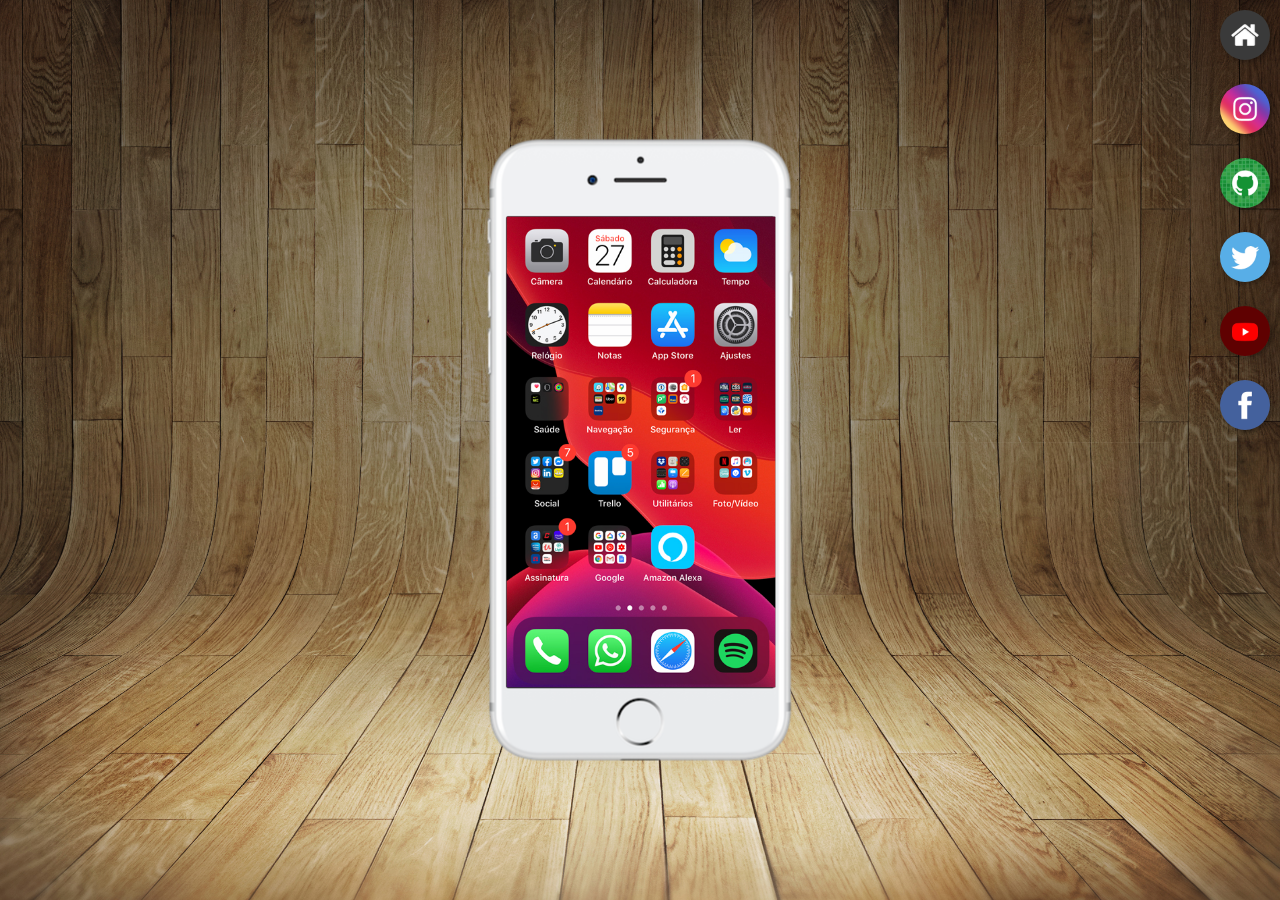
<file: index.html>
<!DOCTYPE html>
<html lang="pt-br">
<head>
    <meta charset="UTF-8">
    <meta name="viewport" content="width=device-width, initial-scale=1.0">
    <title>Projeto Redes Sociais</title>
    <link rel="shortcut icon" href="favicon.ico" type="image/x-icon">
    <link rel="stylesheet" href="estilos/styles.css">
</head>
<body>
    <main>
        <section id="telefone">
            <iframe src="home.html" frameborder="0" id="tela" name="tela">
                Seu navegador não é compatível com isso.
            </iframe>
        </section>
        <section id="redes-sociais">
            <a href="home.html" target="tela"><img src="imagens/logo-home.jpg" alt=""></a><br>
            <a href="insta.html" target="tela"><img src="imagens/logo-instagram.jpg" alt=""></a><br>
            <a href="github.html" target="tela"><img src="imagens/logo-github.jpg" alt=""></a><br>
            <a href="tt.html" target="tela"><img src="imagens/logo-twitter.jpg" alt=""></a><br>
            <a href="youtube.html" target="tela"><img src="imagens/logo-youtube.jpg" alt=""></a><br>
            <a href="face.html" target="tela"><img src="imagens/logo-facebook.jpg" alt=""></a><br>
        </section>
    </main>
</body>
</html>
</file>
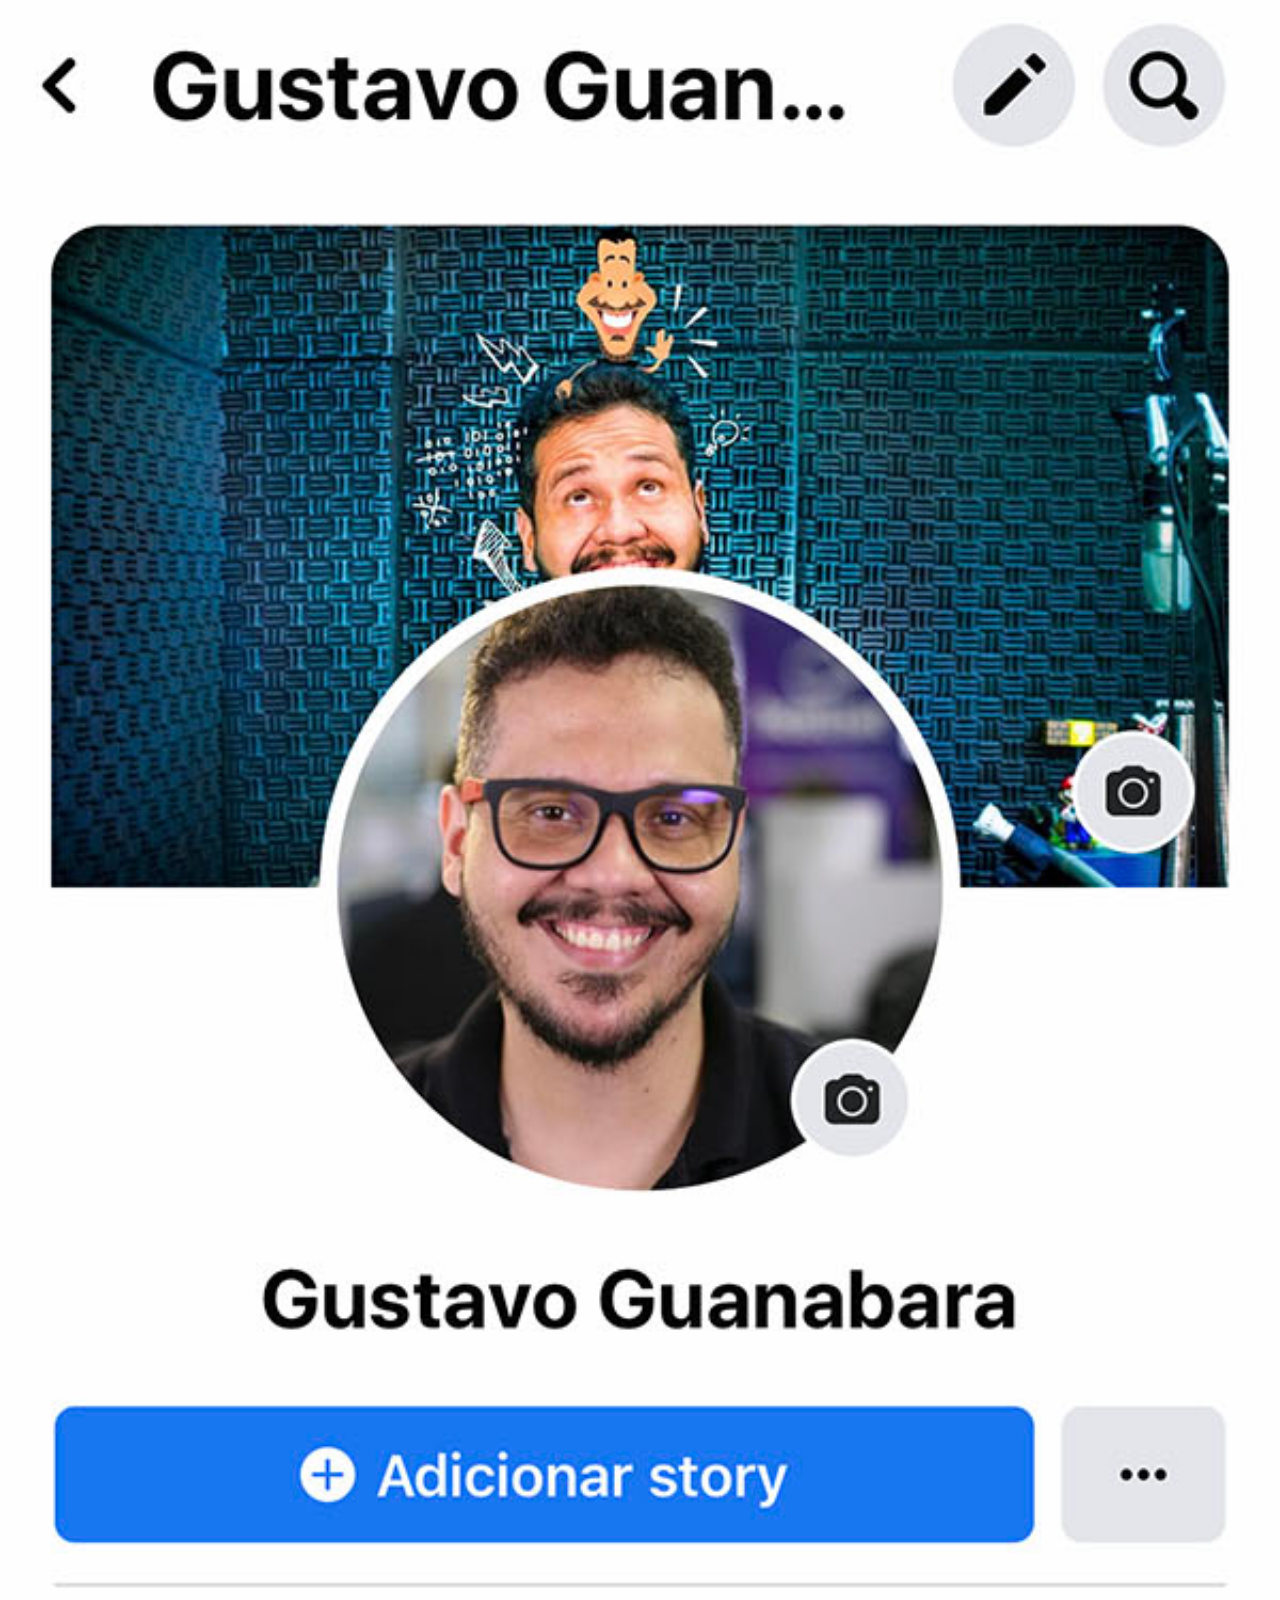
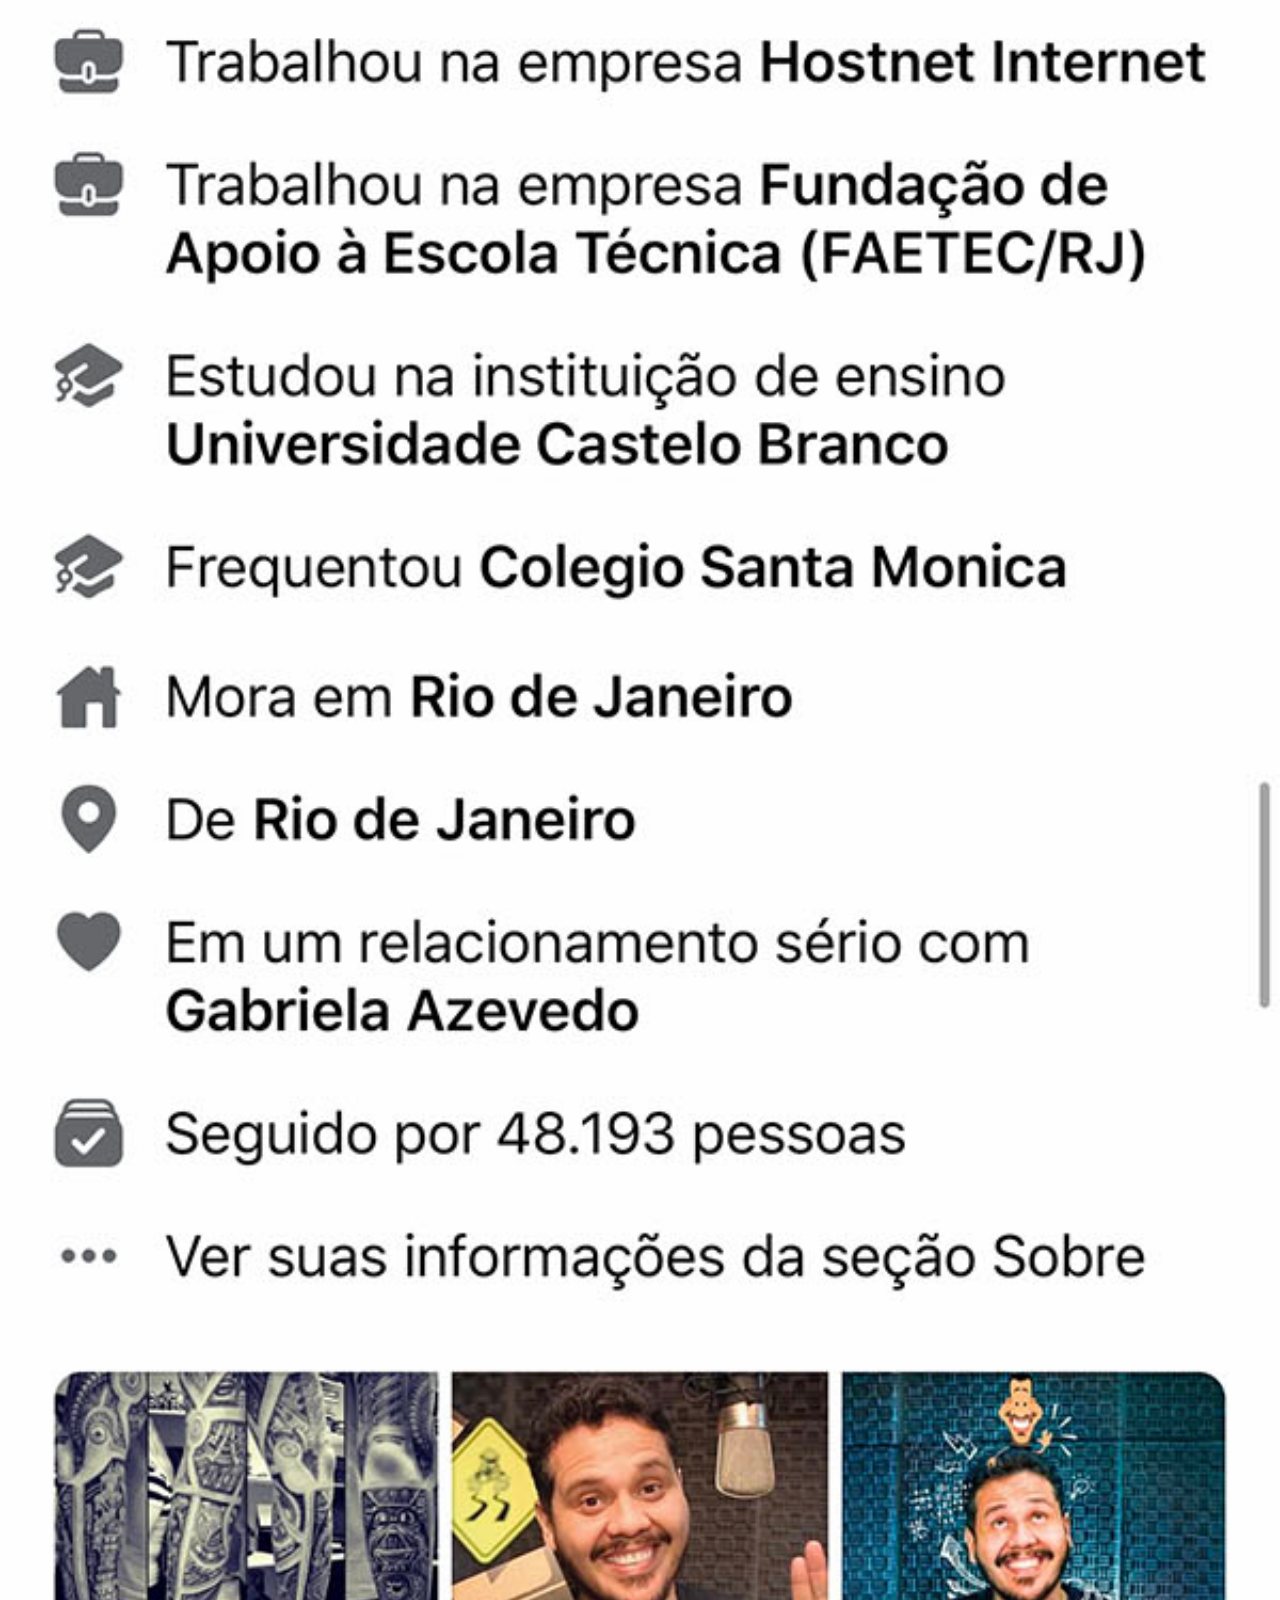
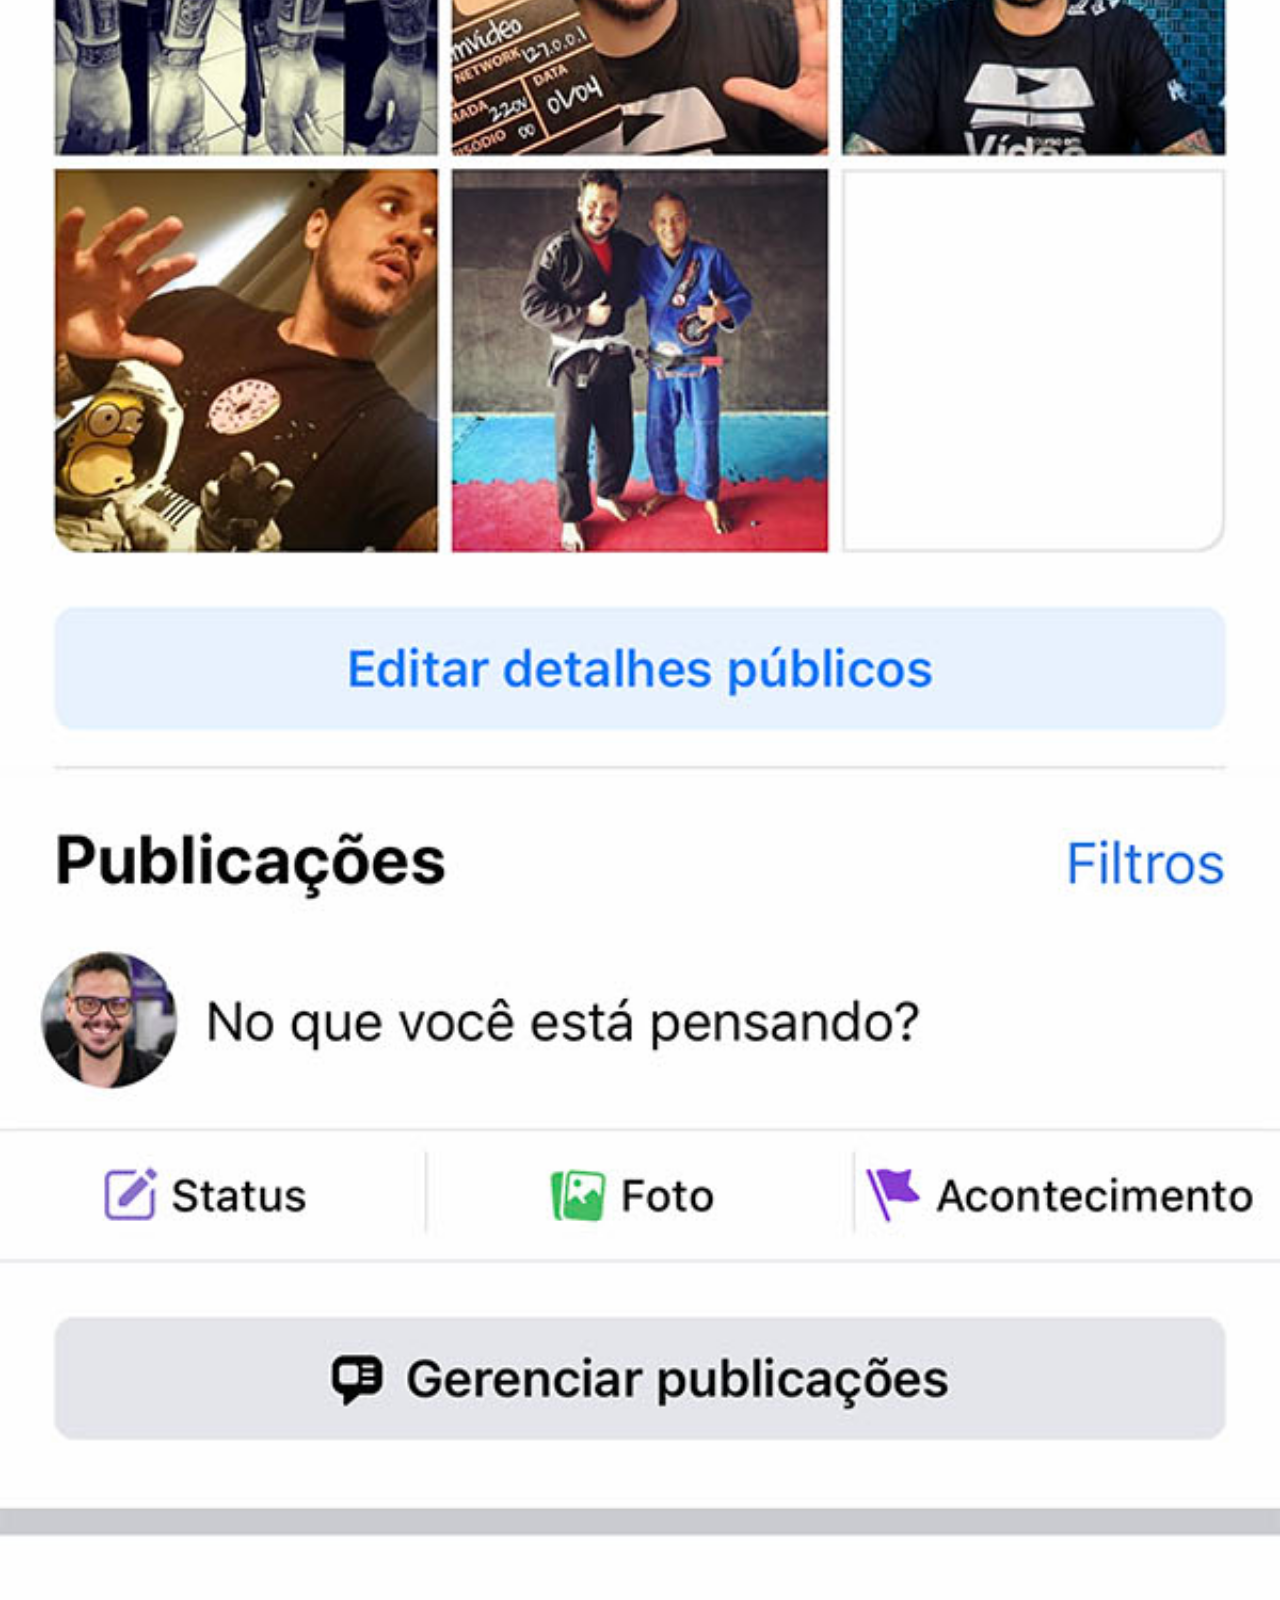
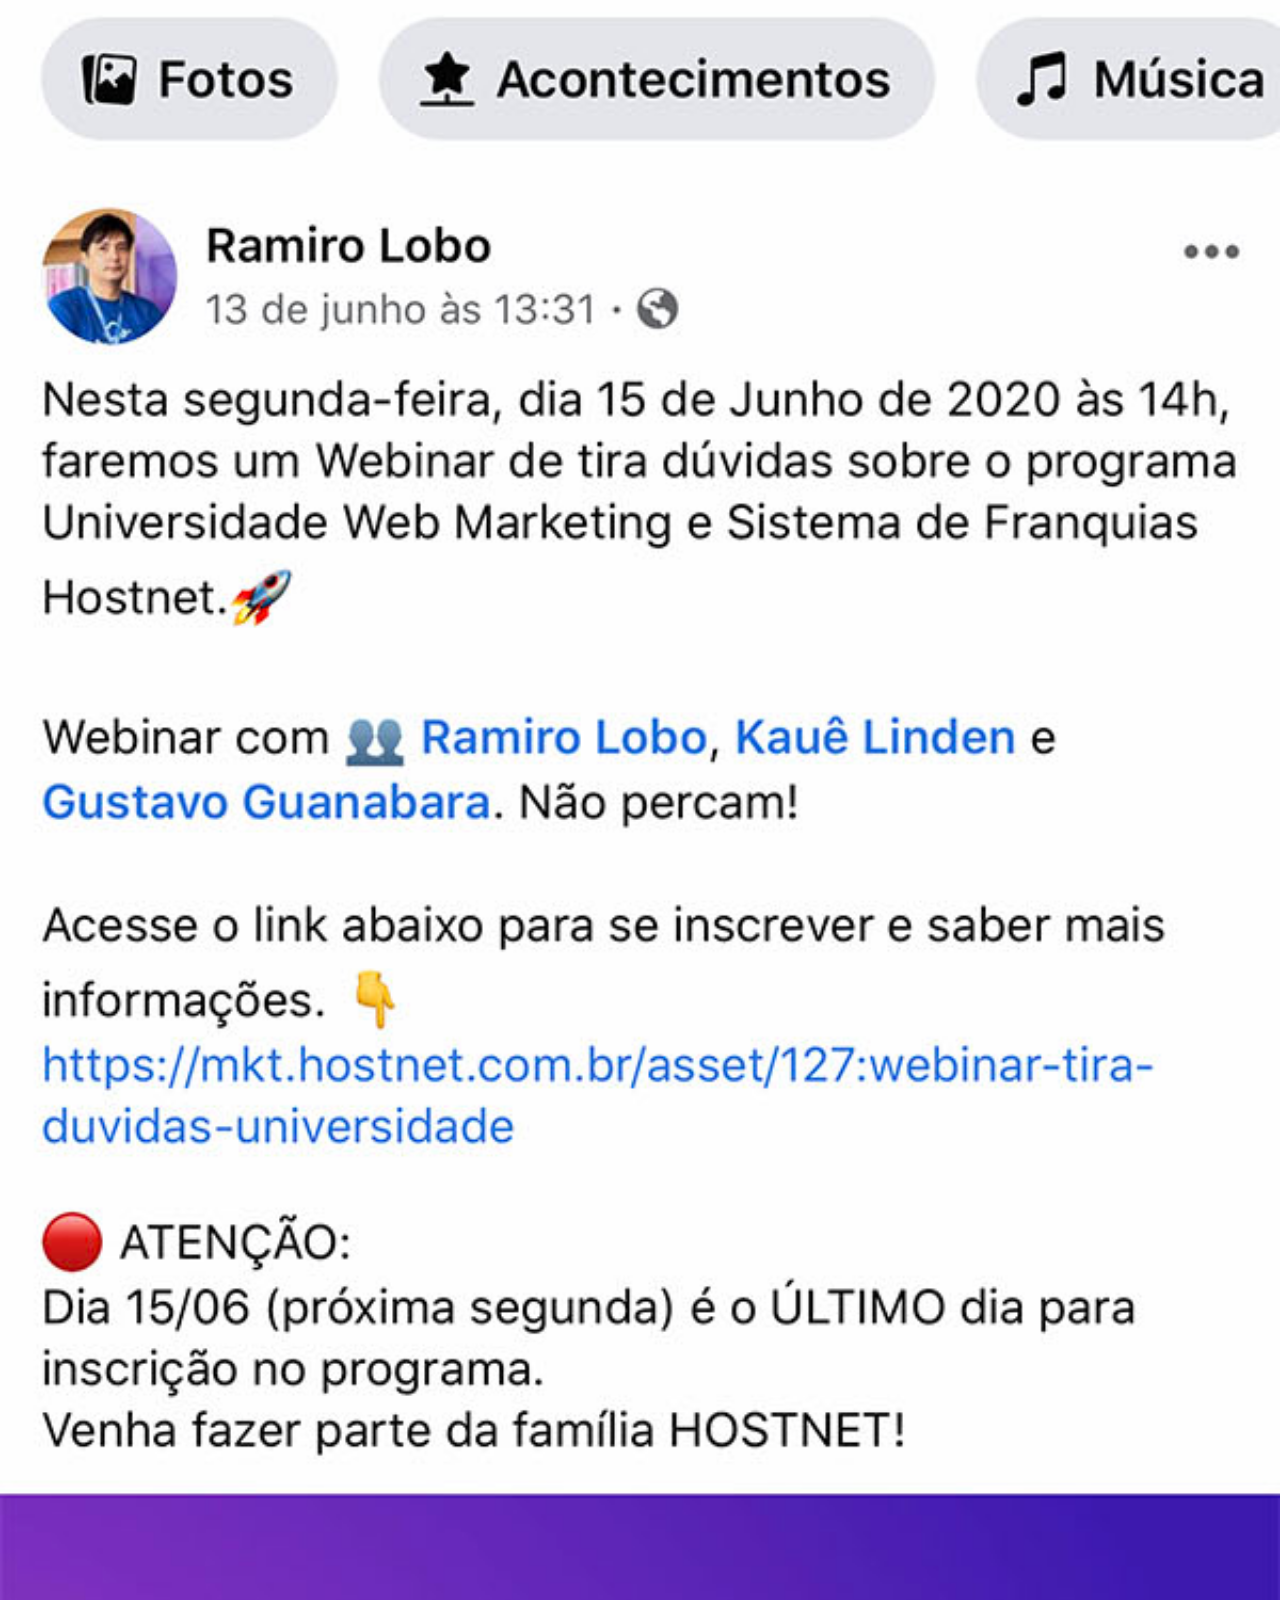
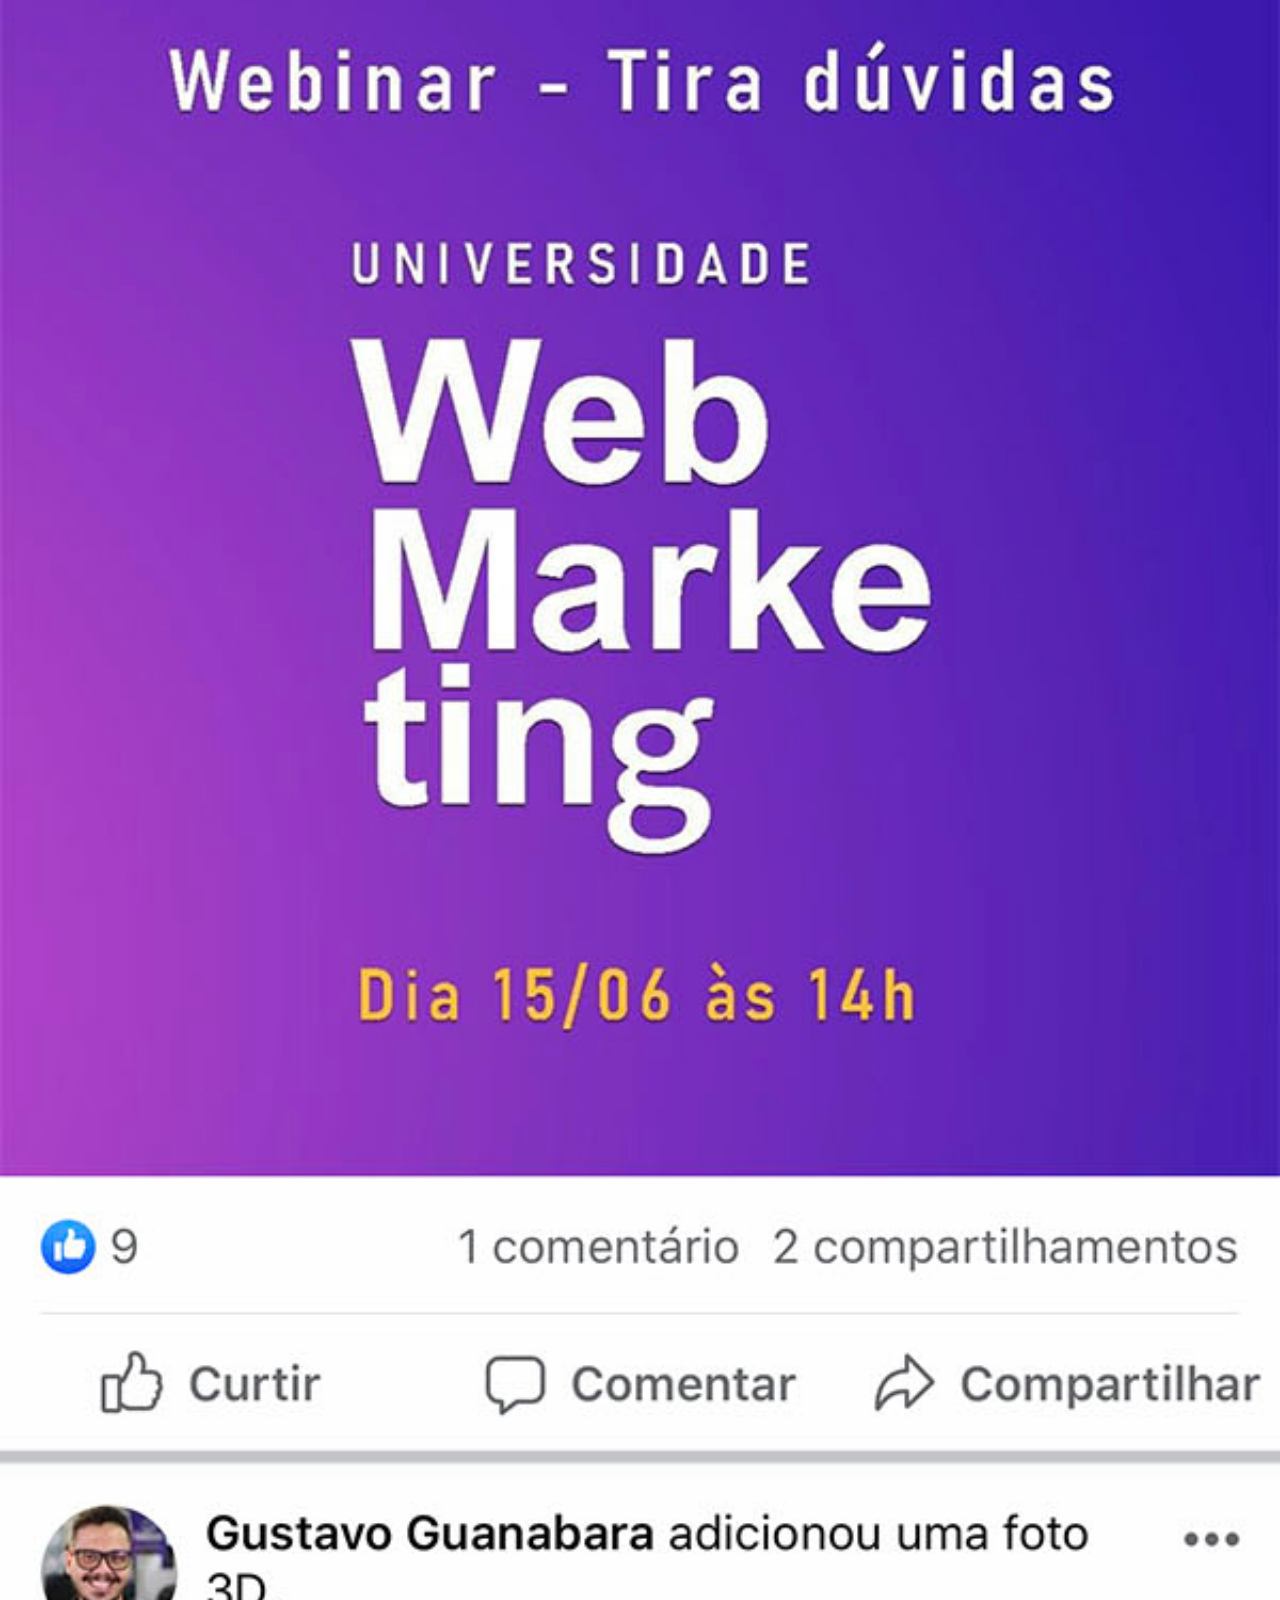
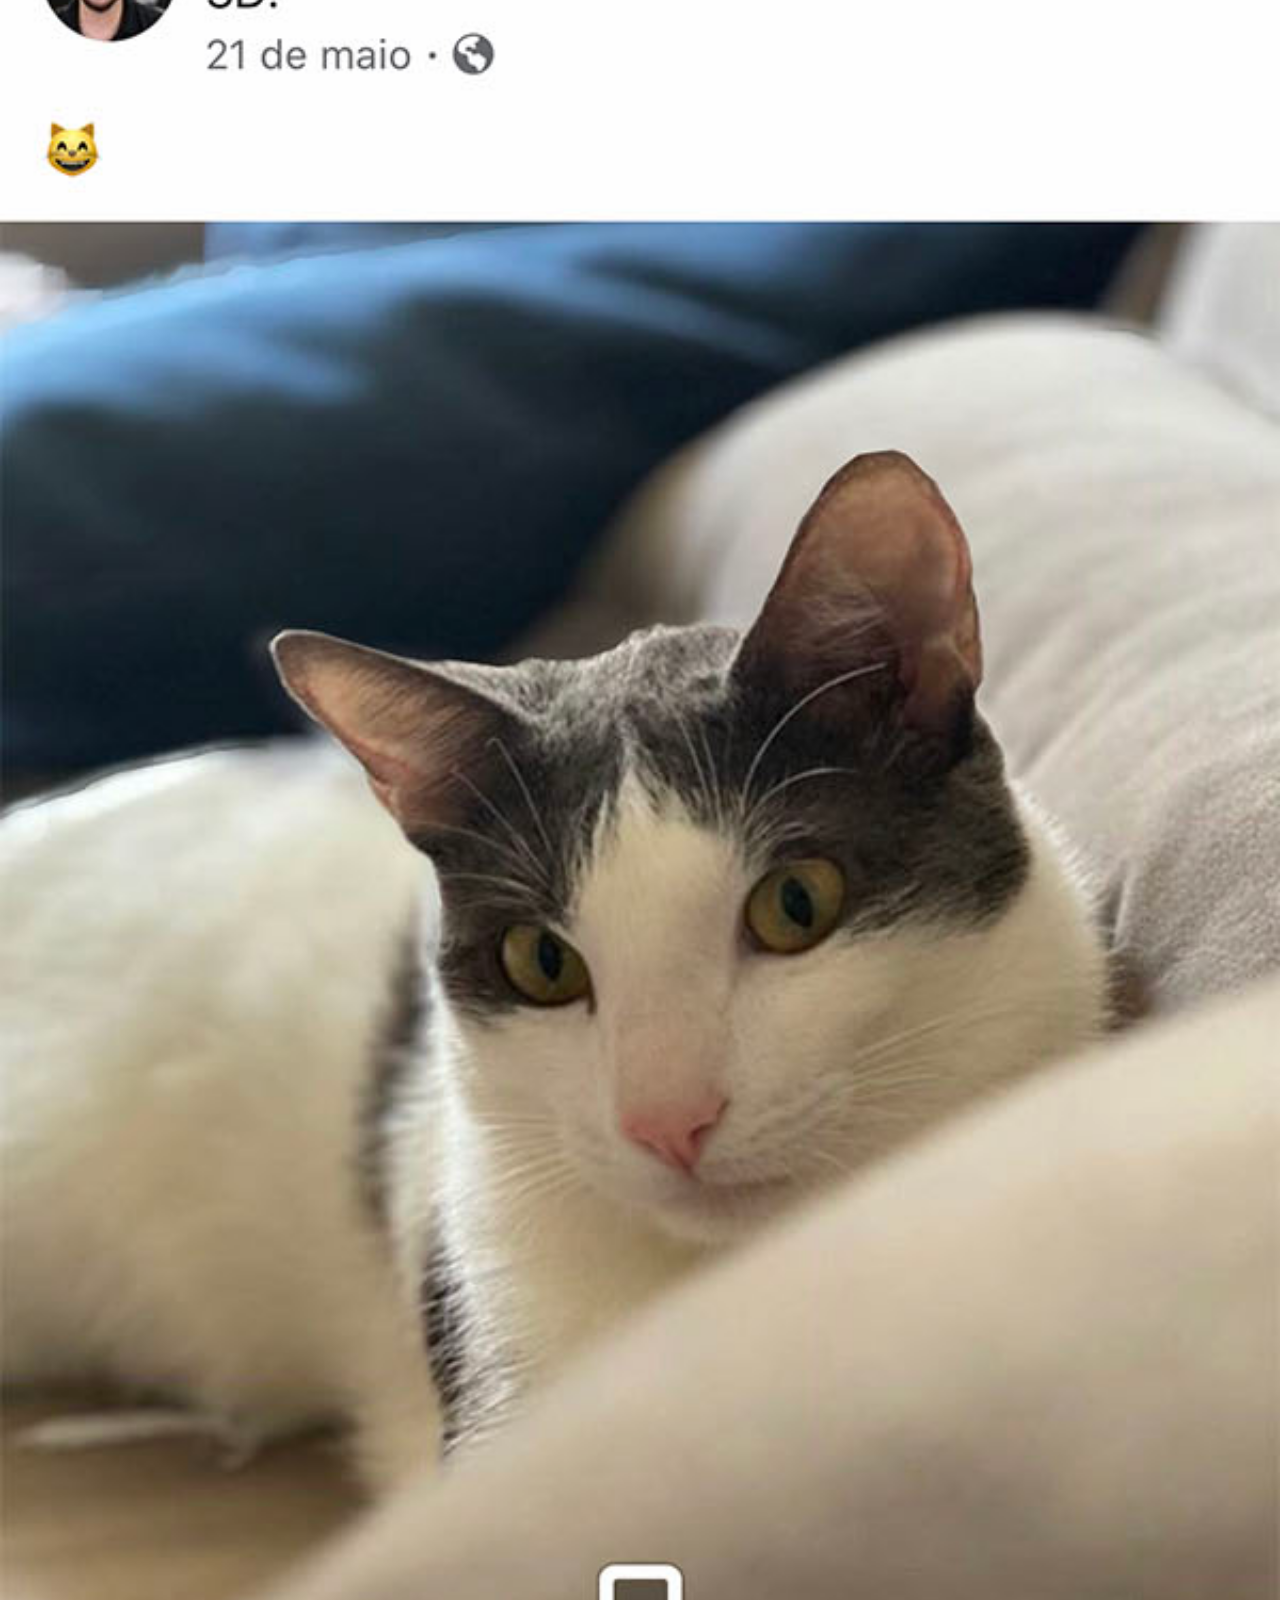
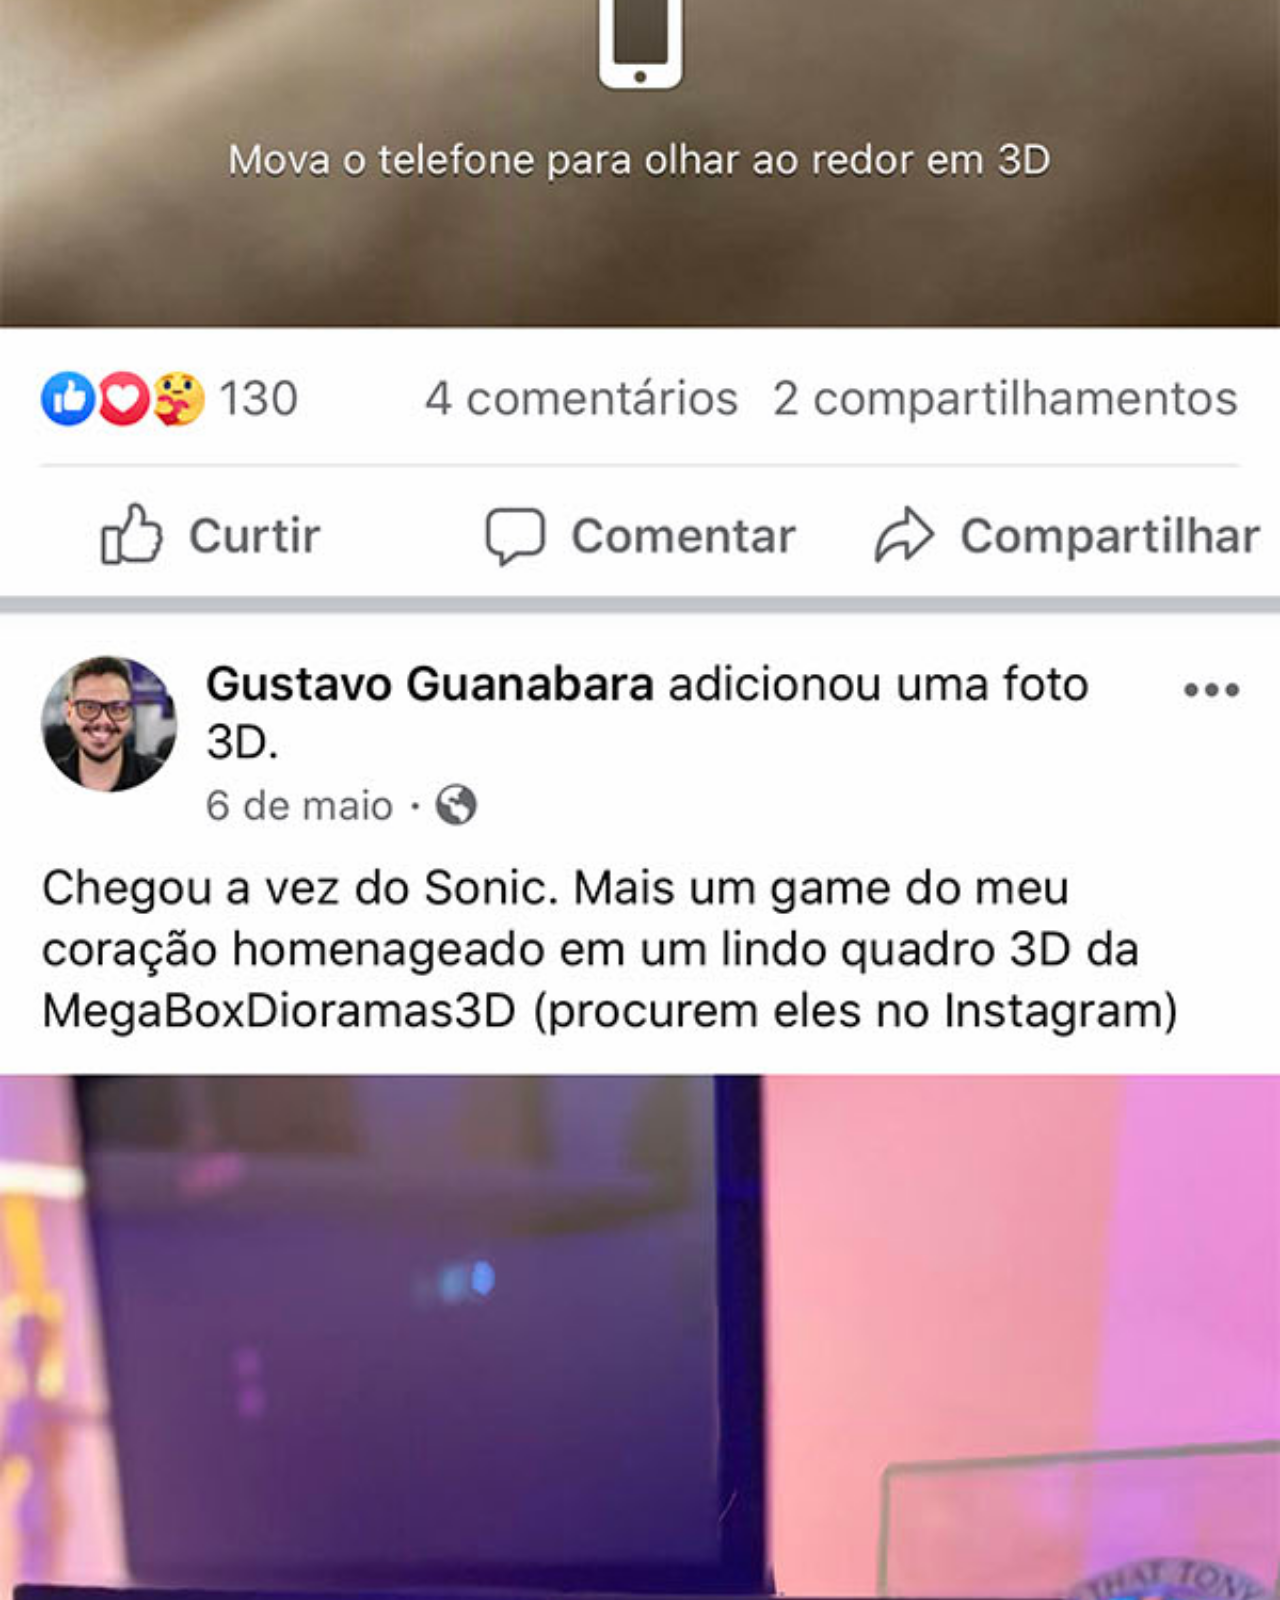
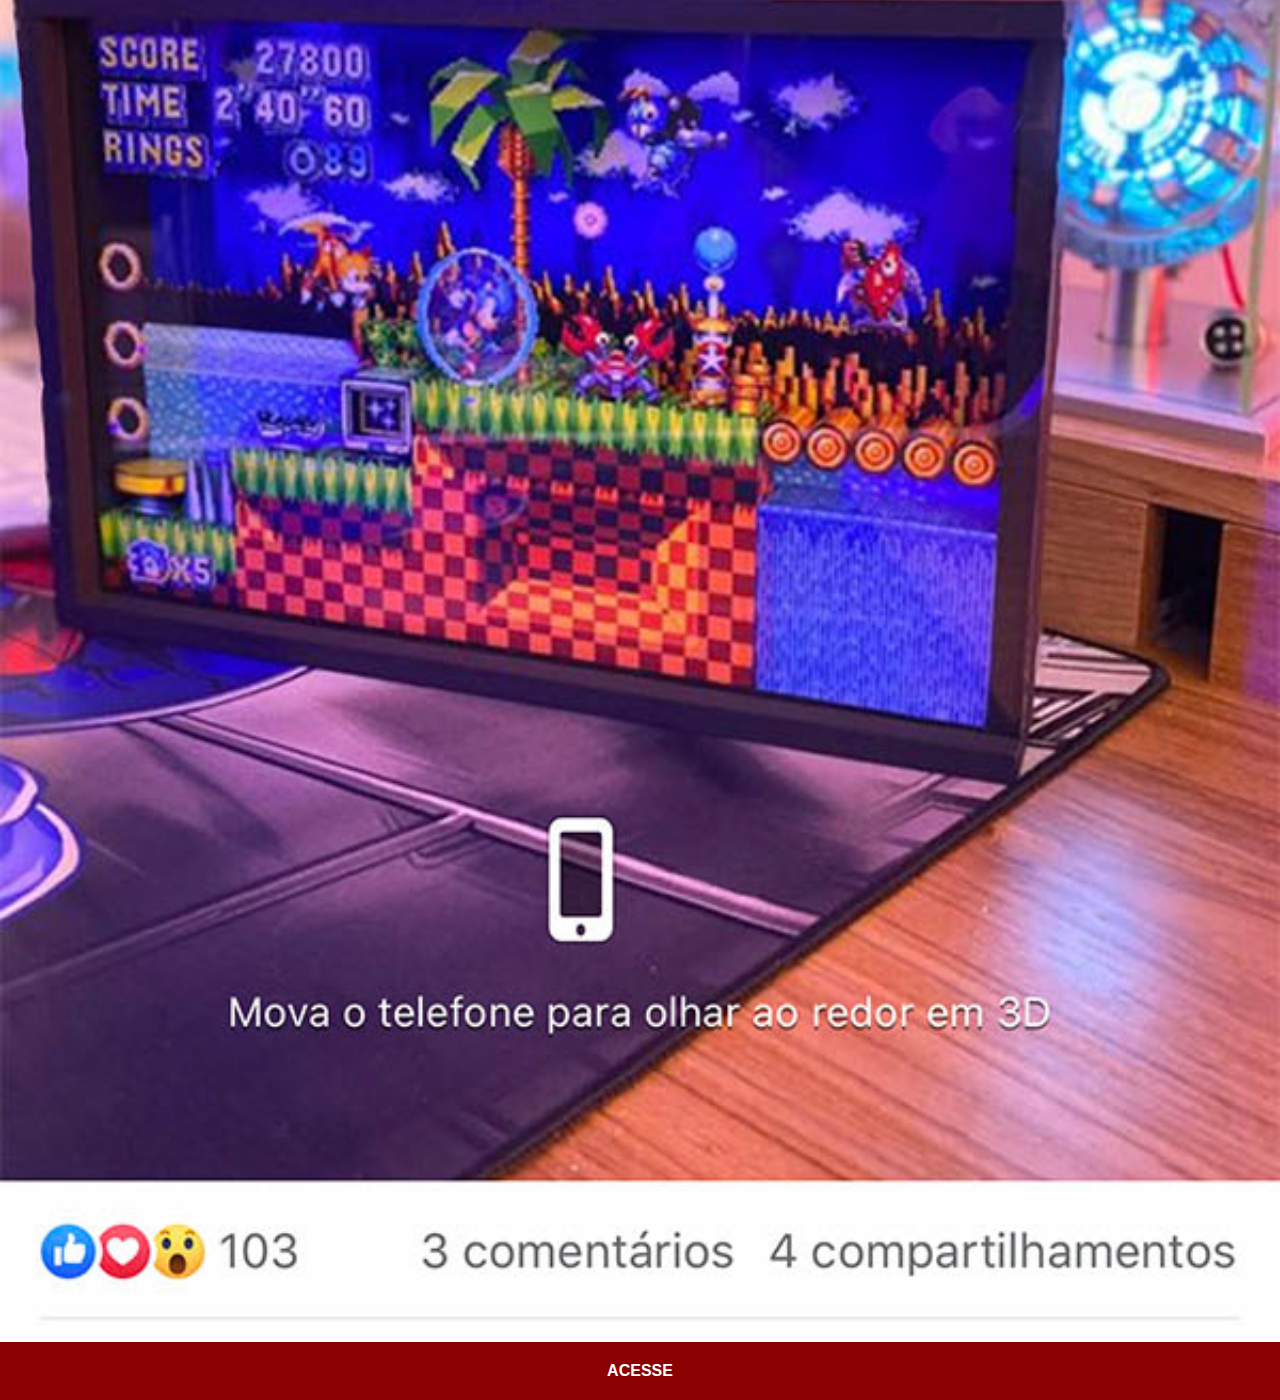
<file: face.html>
<!DOCTYPE html>
<html lang="pt-br">
<head>
    <meta charset="UTF-8">
    <meta name="viewport" content="width=device-width, initial-scale=1.0">
    <link rel="stylesheet" href="estilos/social.css">
    <title>youtube</title>
</head>
<body>
    <img src="imagens/tela-facebook.jpg" alt="">
    <a href="https://www.facebook.com/" target="_blank">ACESSE</a>
</body>
</html>
</file>
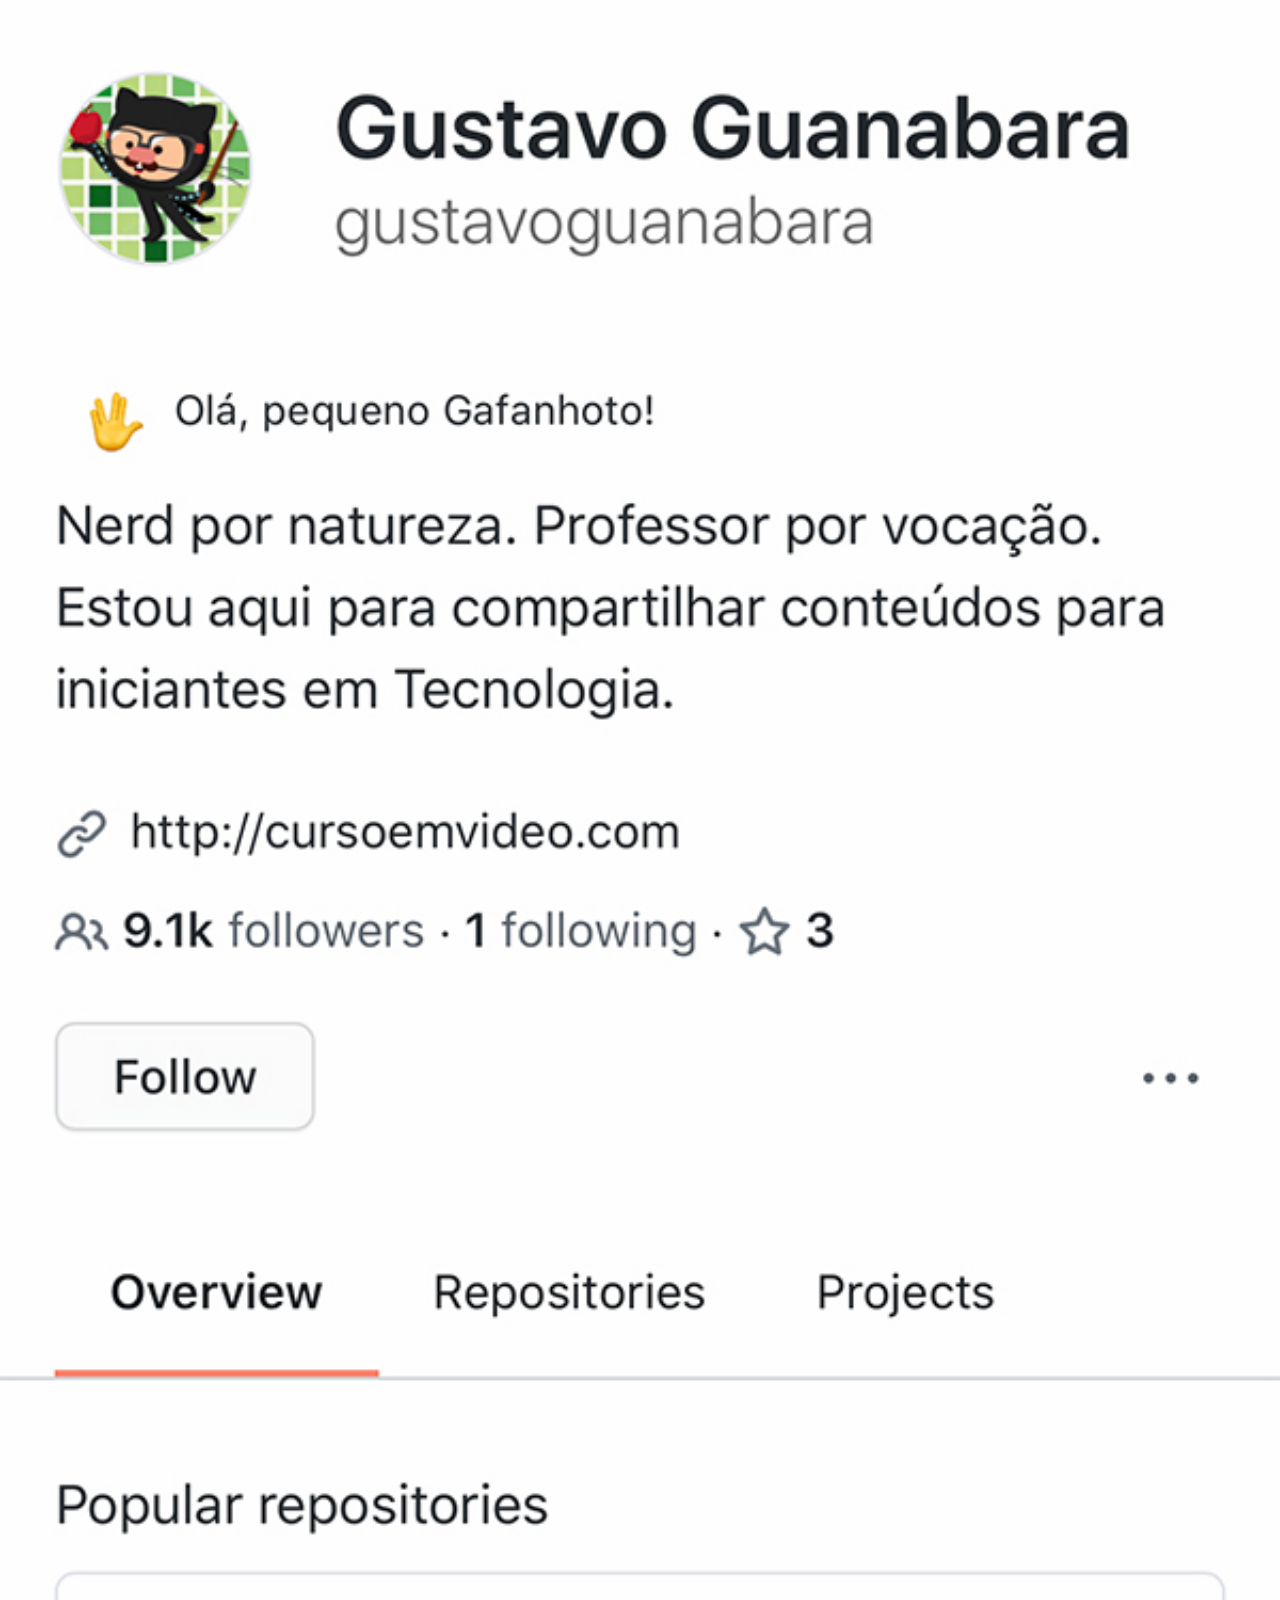
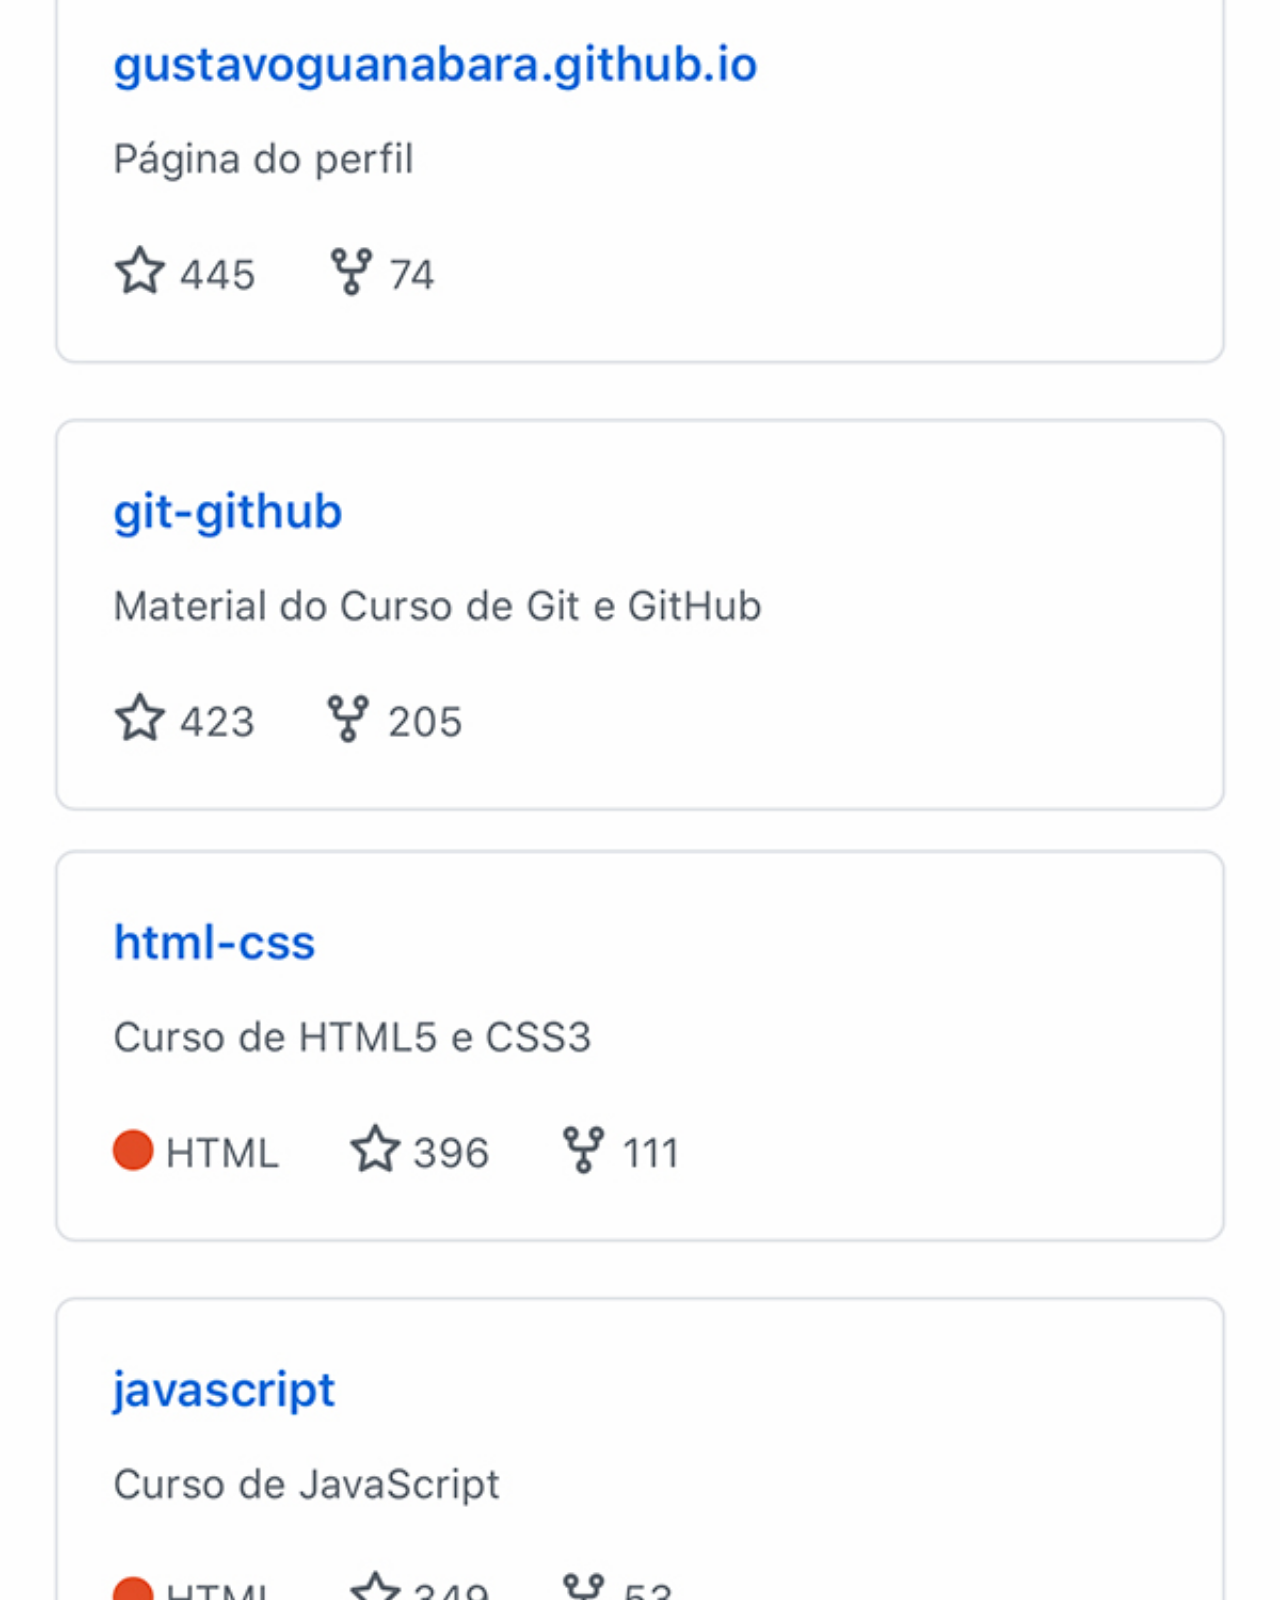
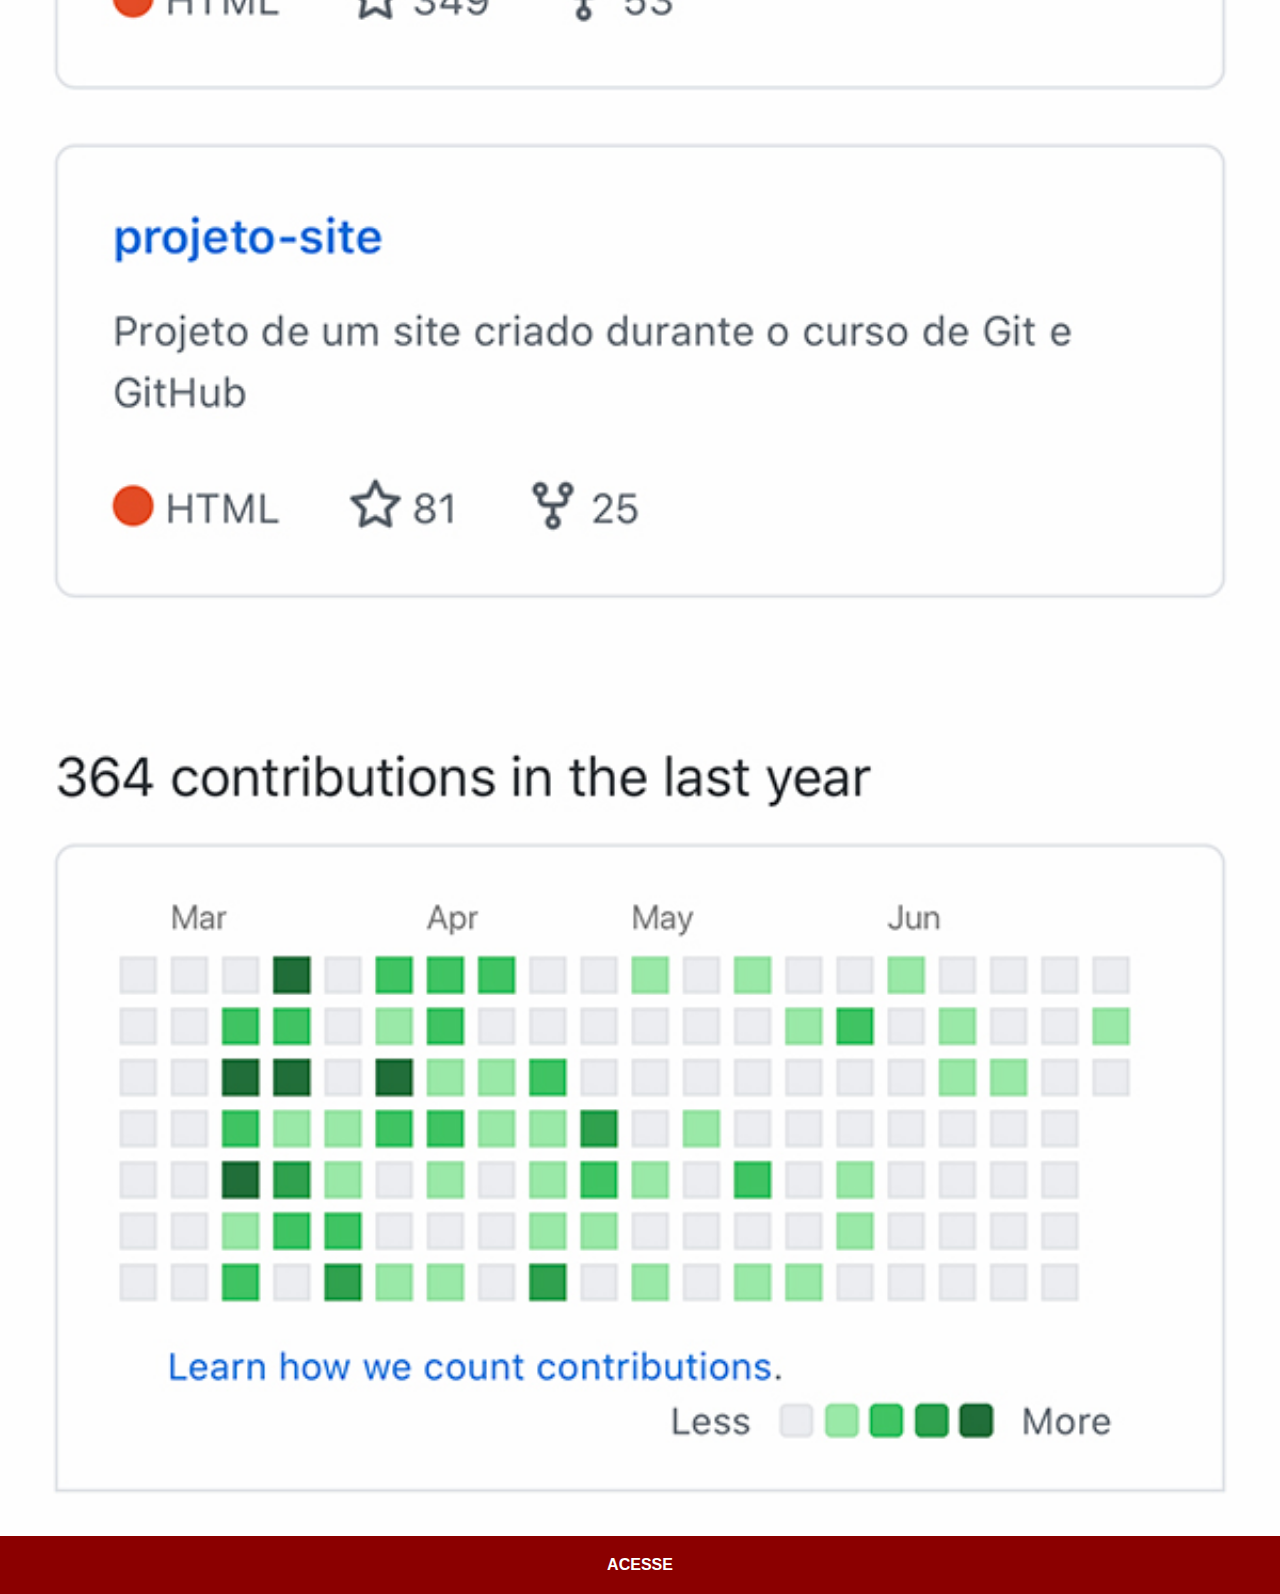
<file: github.html>
<!DOCTYPE html>
<html lang="pt-br">
<head>
    <meta charset="UTF-8">
    <meta name="viewport" content="width=device-width, initial-scale=1.0">
    <link rel="stylesheet" href="estilos/social.css">
    <title>Git</title>
</head>
<body>
    <img src="imagens/tela-github.jpg" alt="">
    <a href="https://github.com/olucascdev" target="_blank">ACESSE</a>
</body>
</html>
</file>
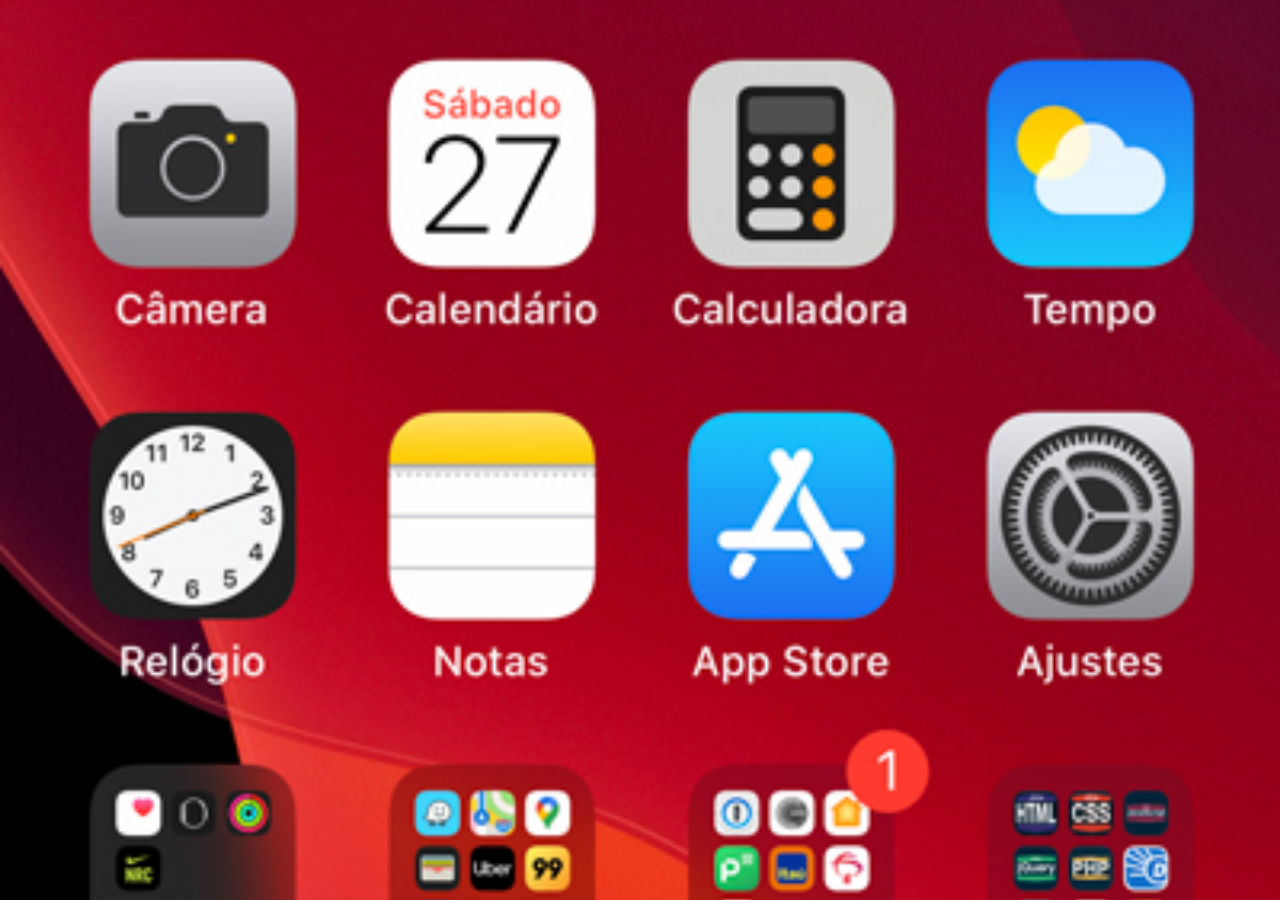
<file: home.html>
<!DOCTYPE html>
<html lang="pt-br">
<head>
    <meta charset="UTF-8">
    <meta name="viewport" content="width=device-width, initial-scale=1.0">
    <title>Document</title>
</head>
<style>
    * {
        margin: 0px;
        padding: 0px;
    }
    body{
        width: 100vw;
        height: 100vh;
        background: black url(imagens/tela-home.jpg) no-repeat top center;
        background-size: cover;
    }
</style>
<body>
    
</body>
</html>
</file>
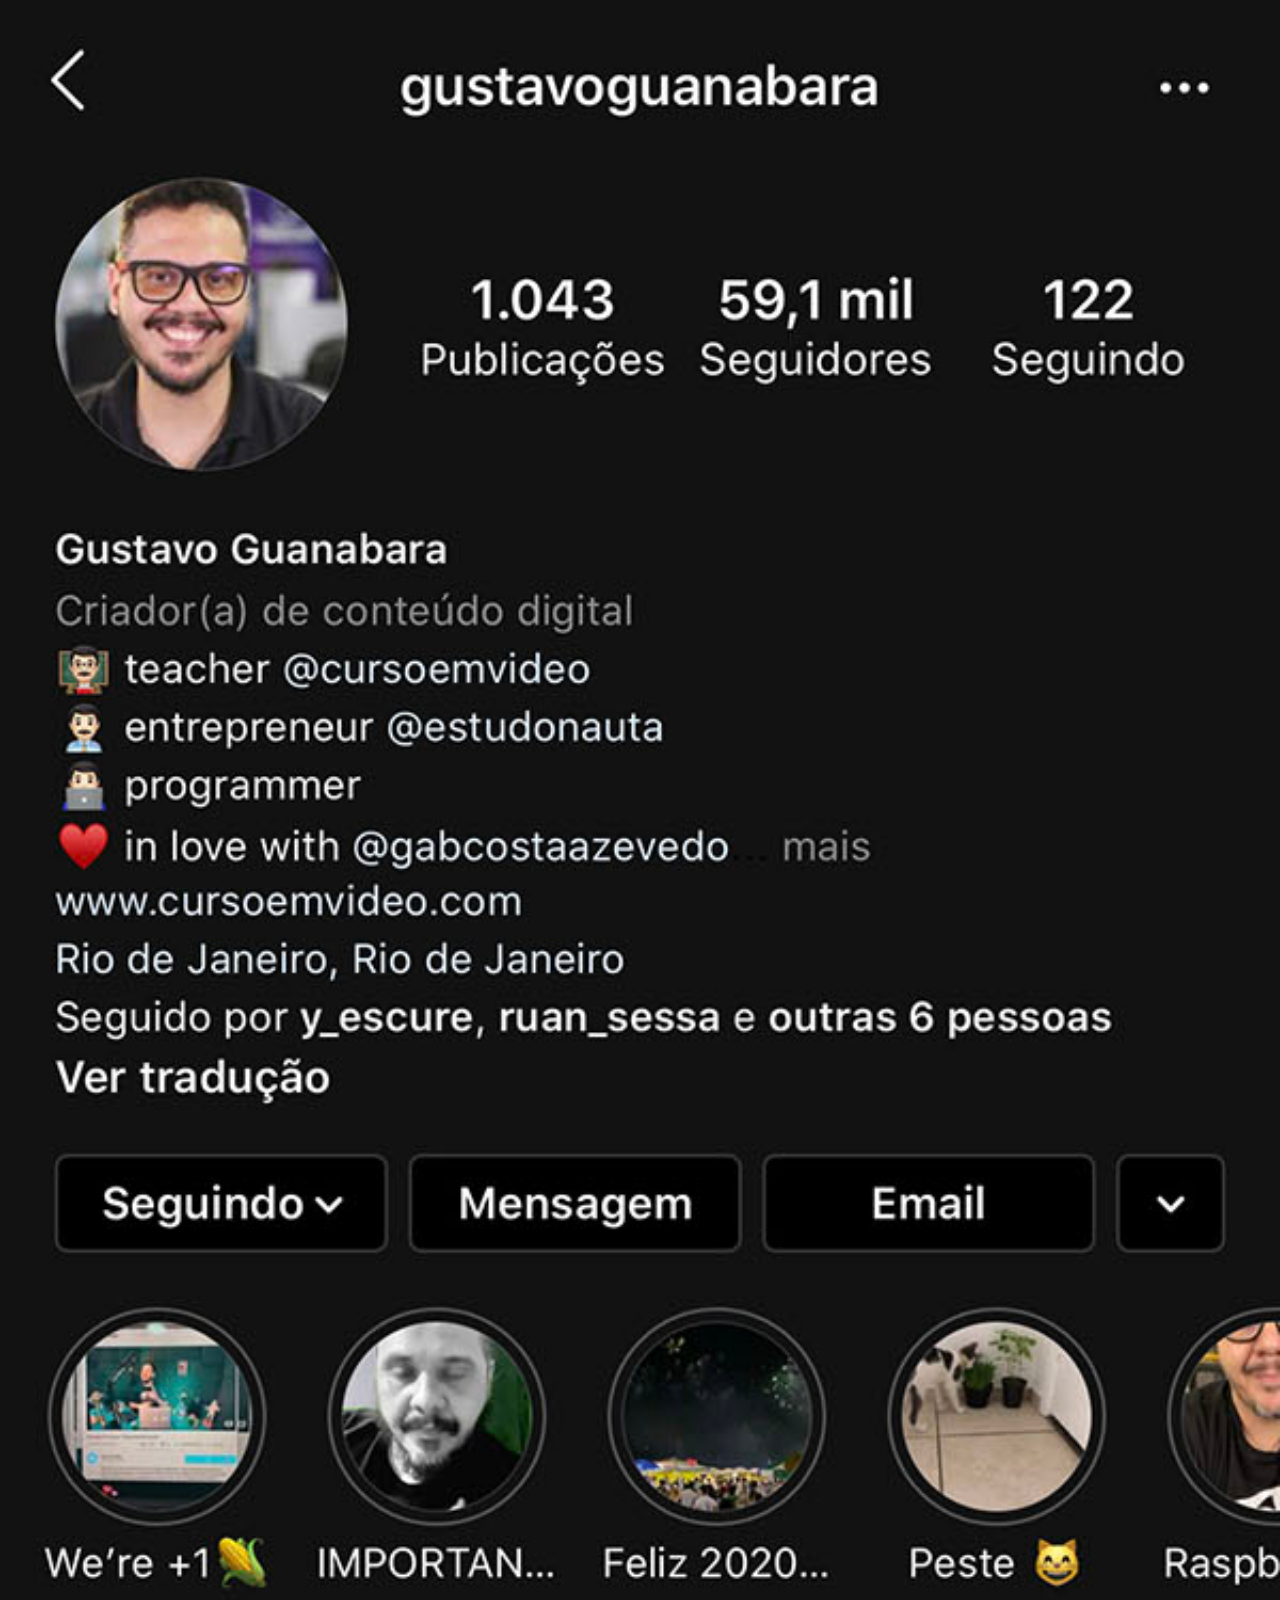
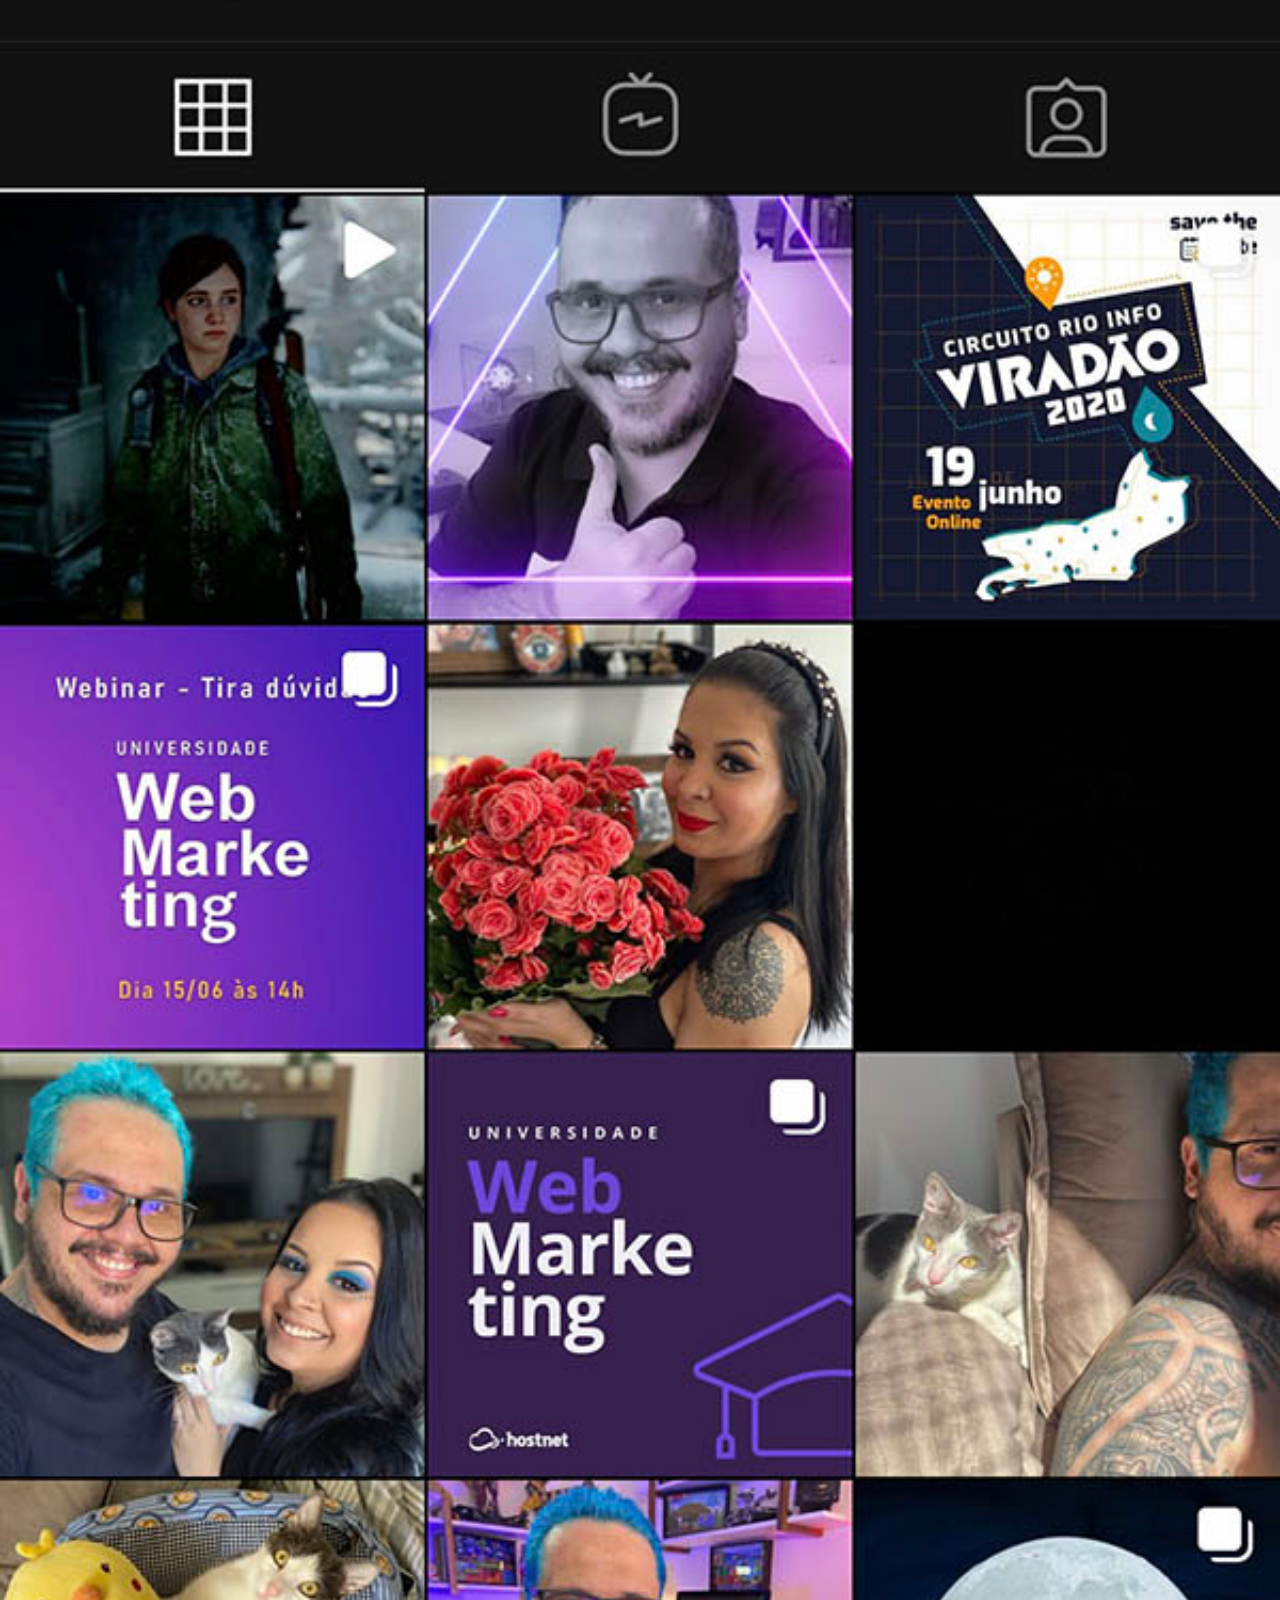
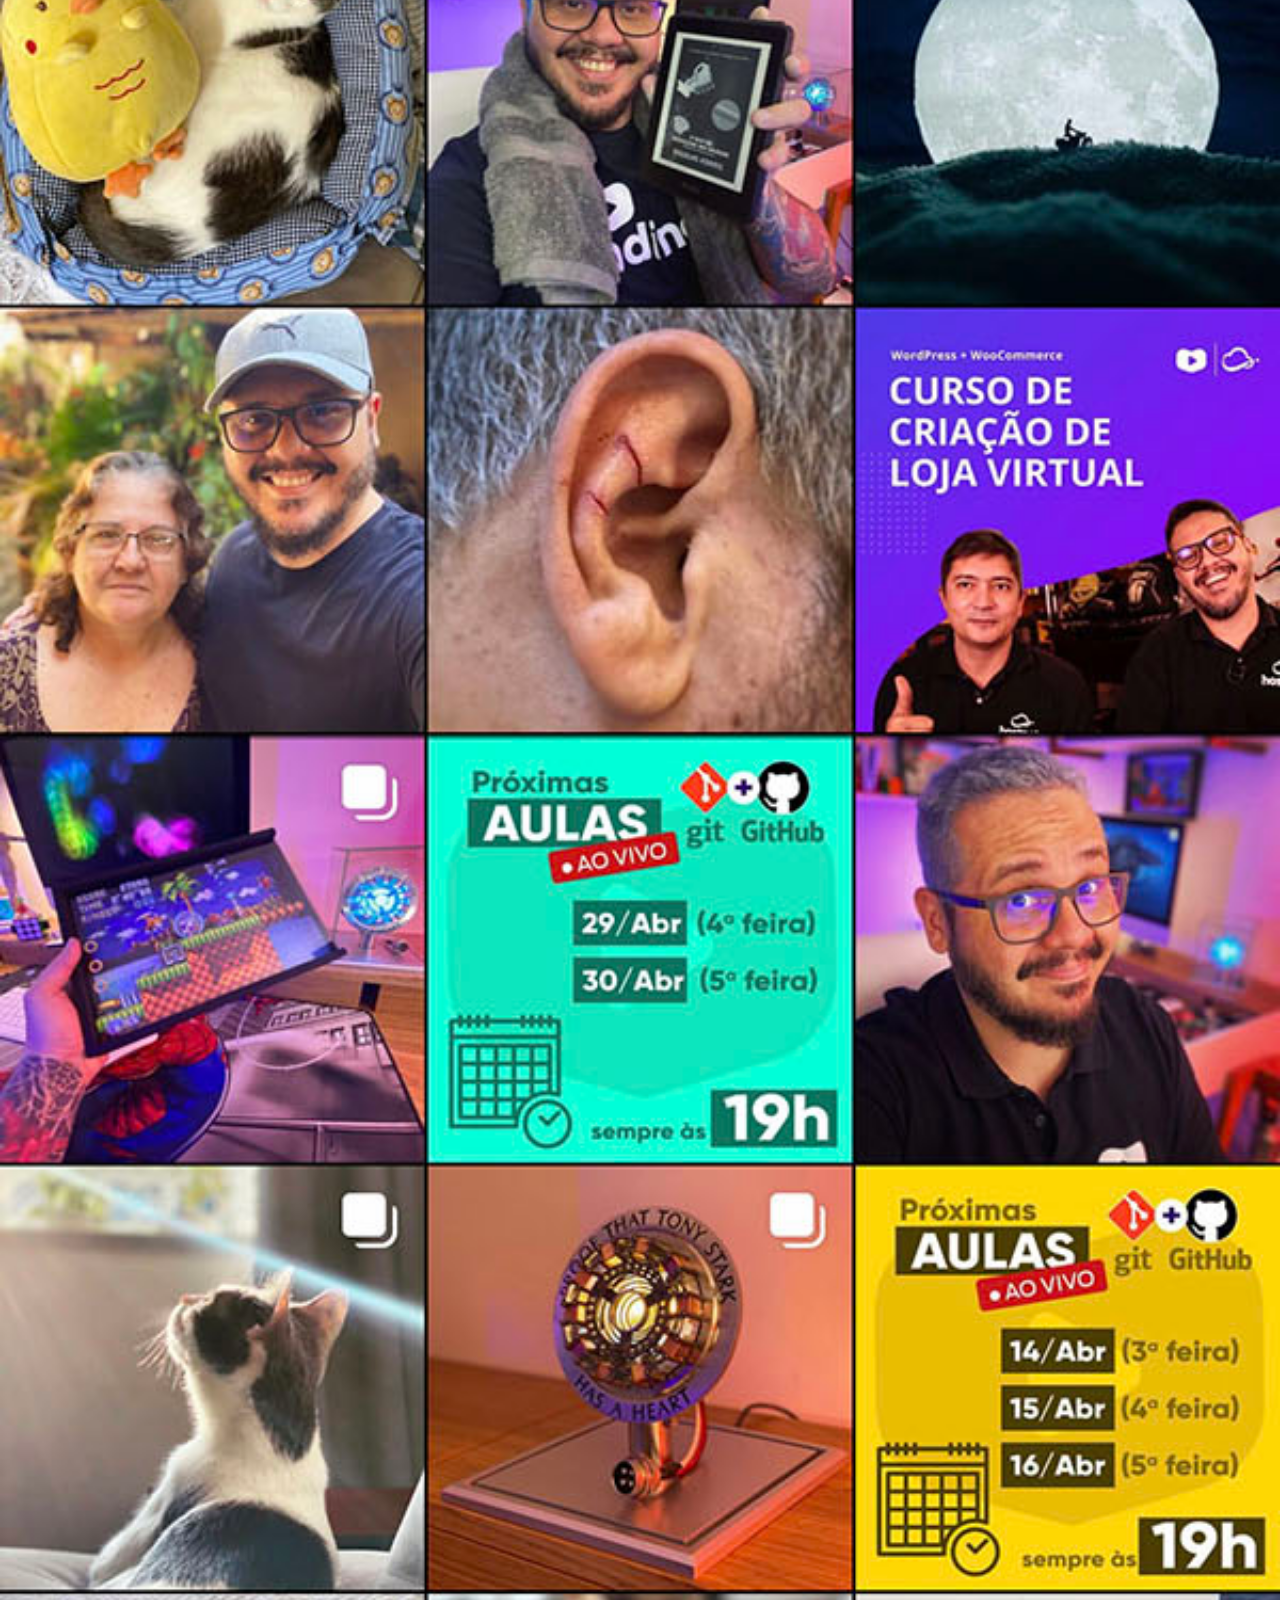
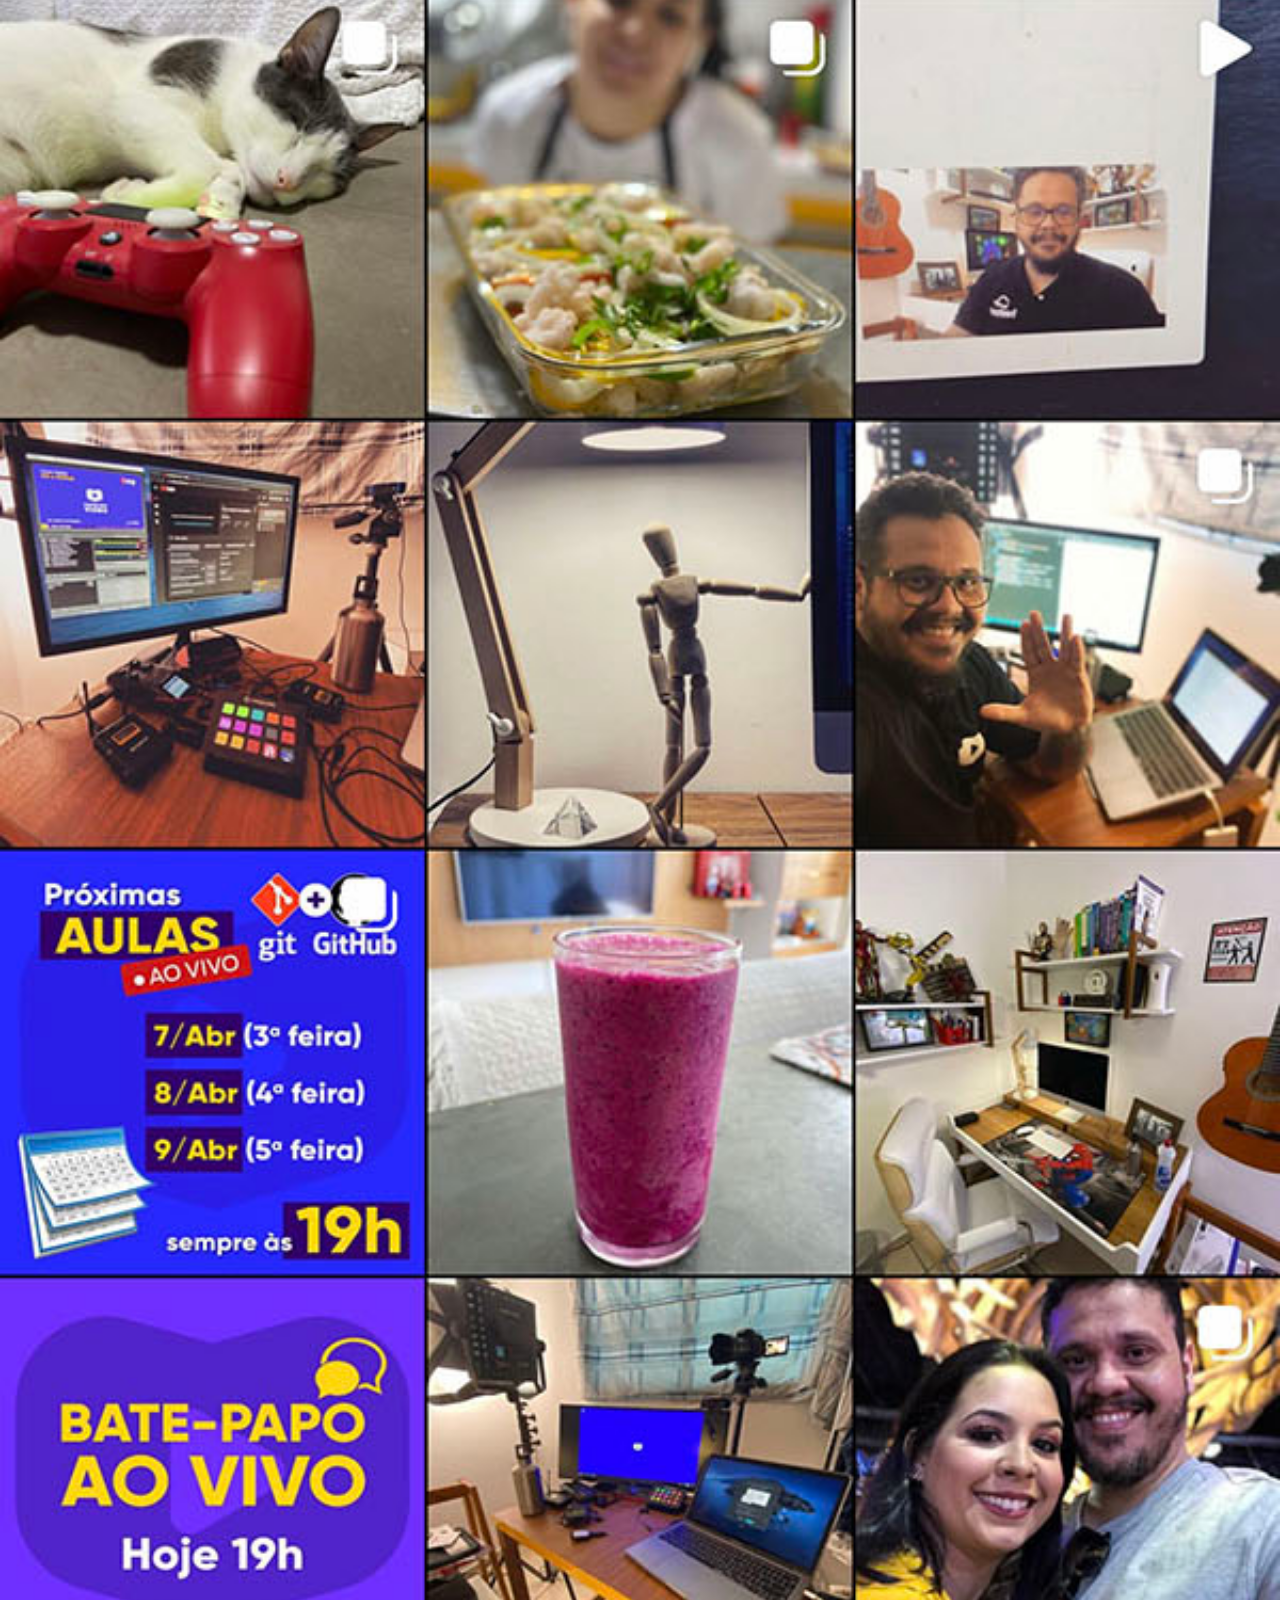
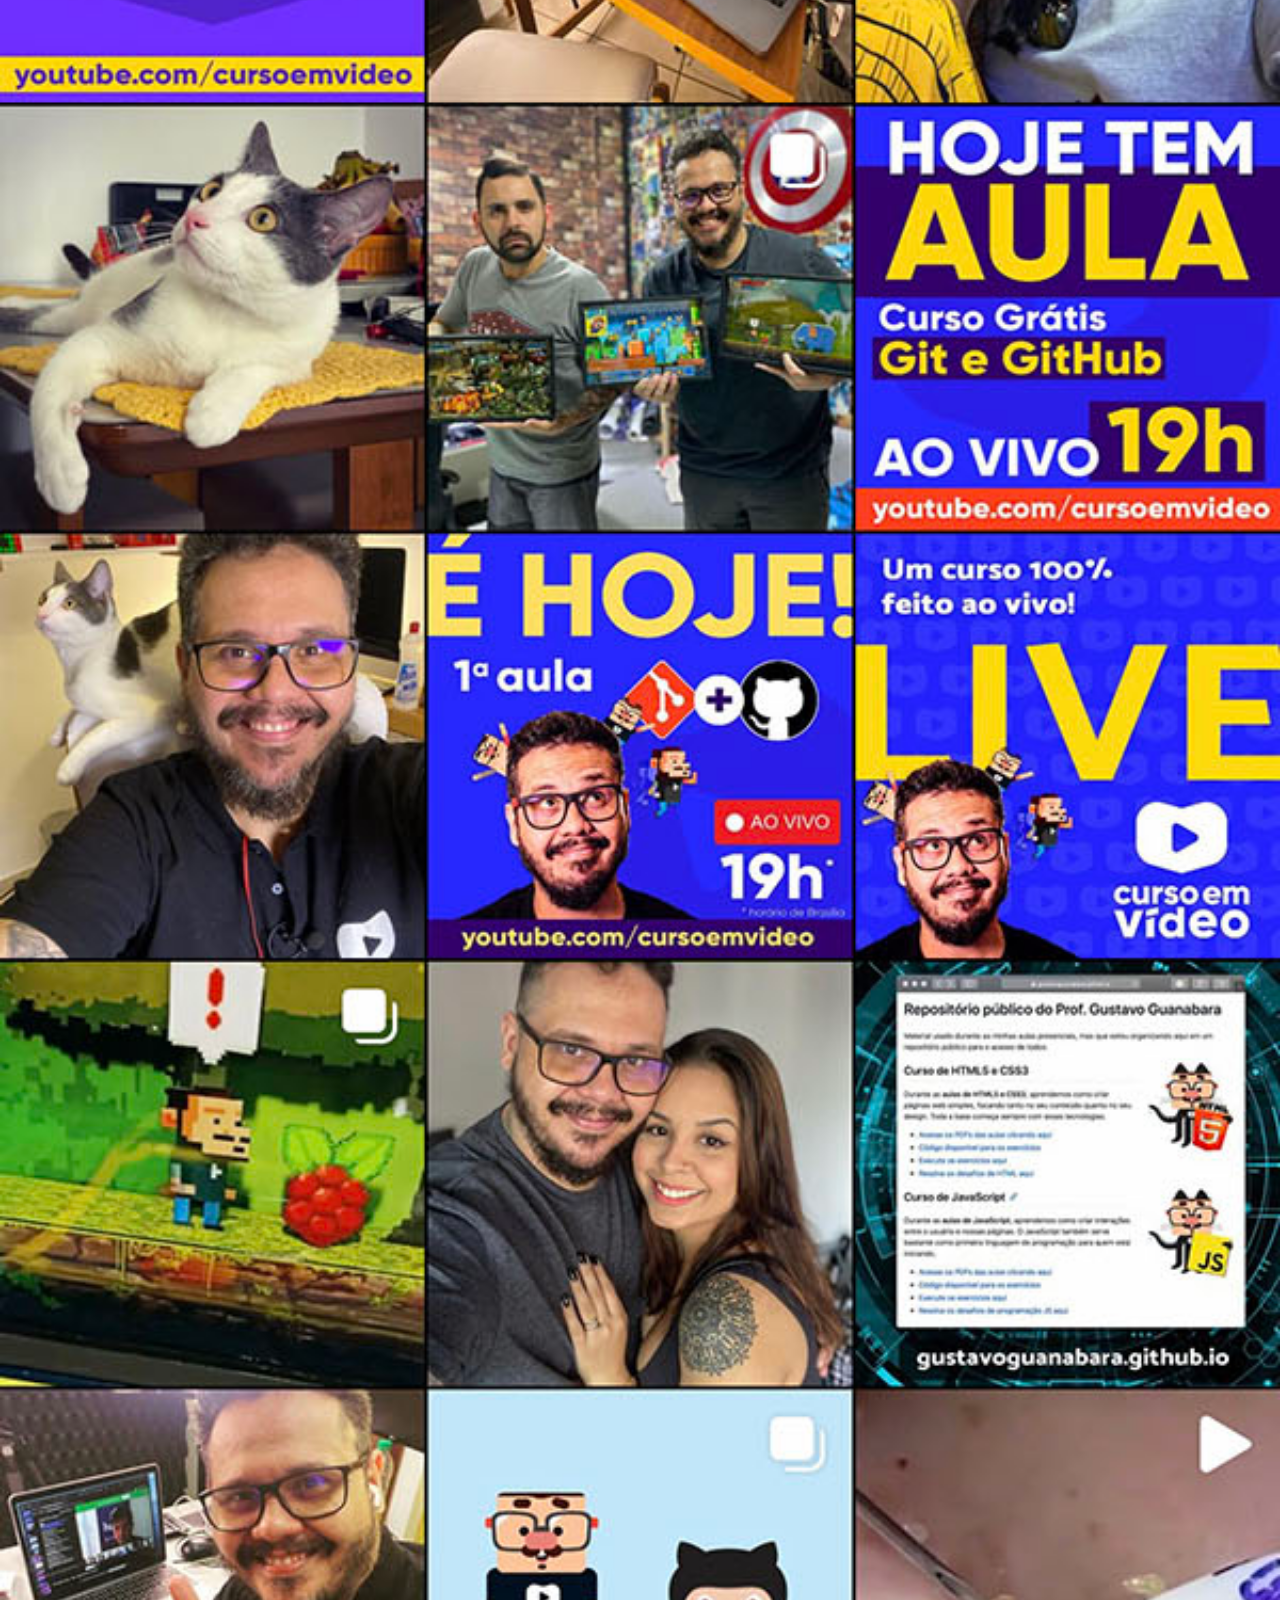
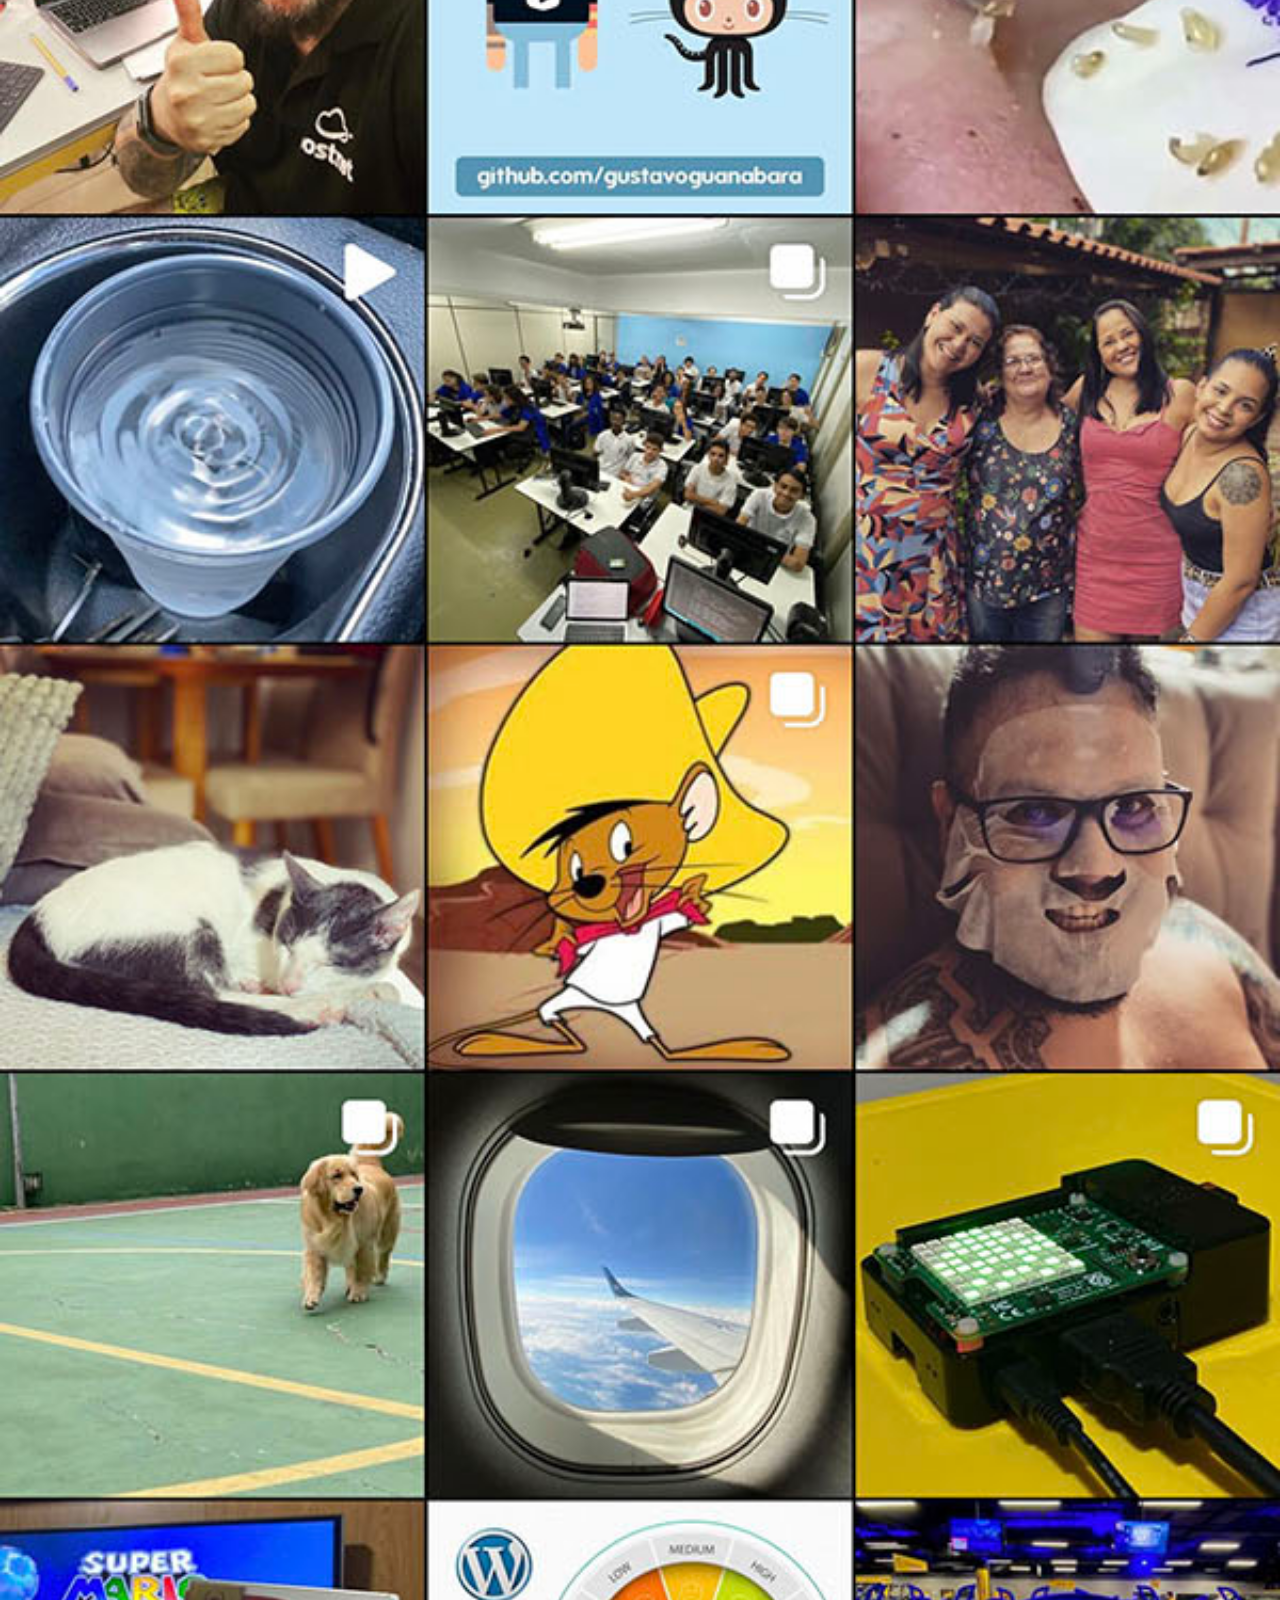
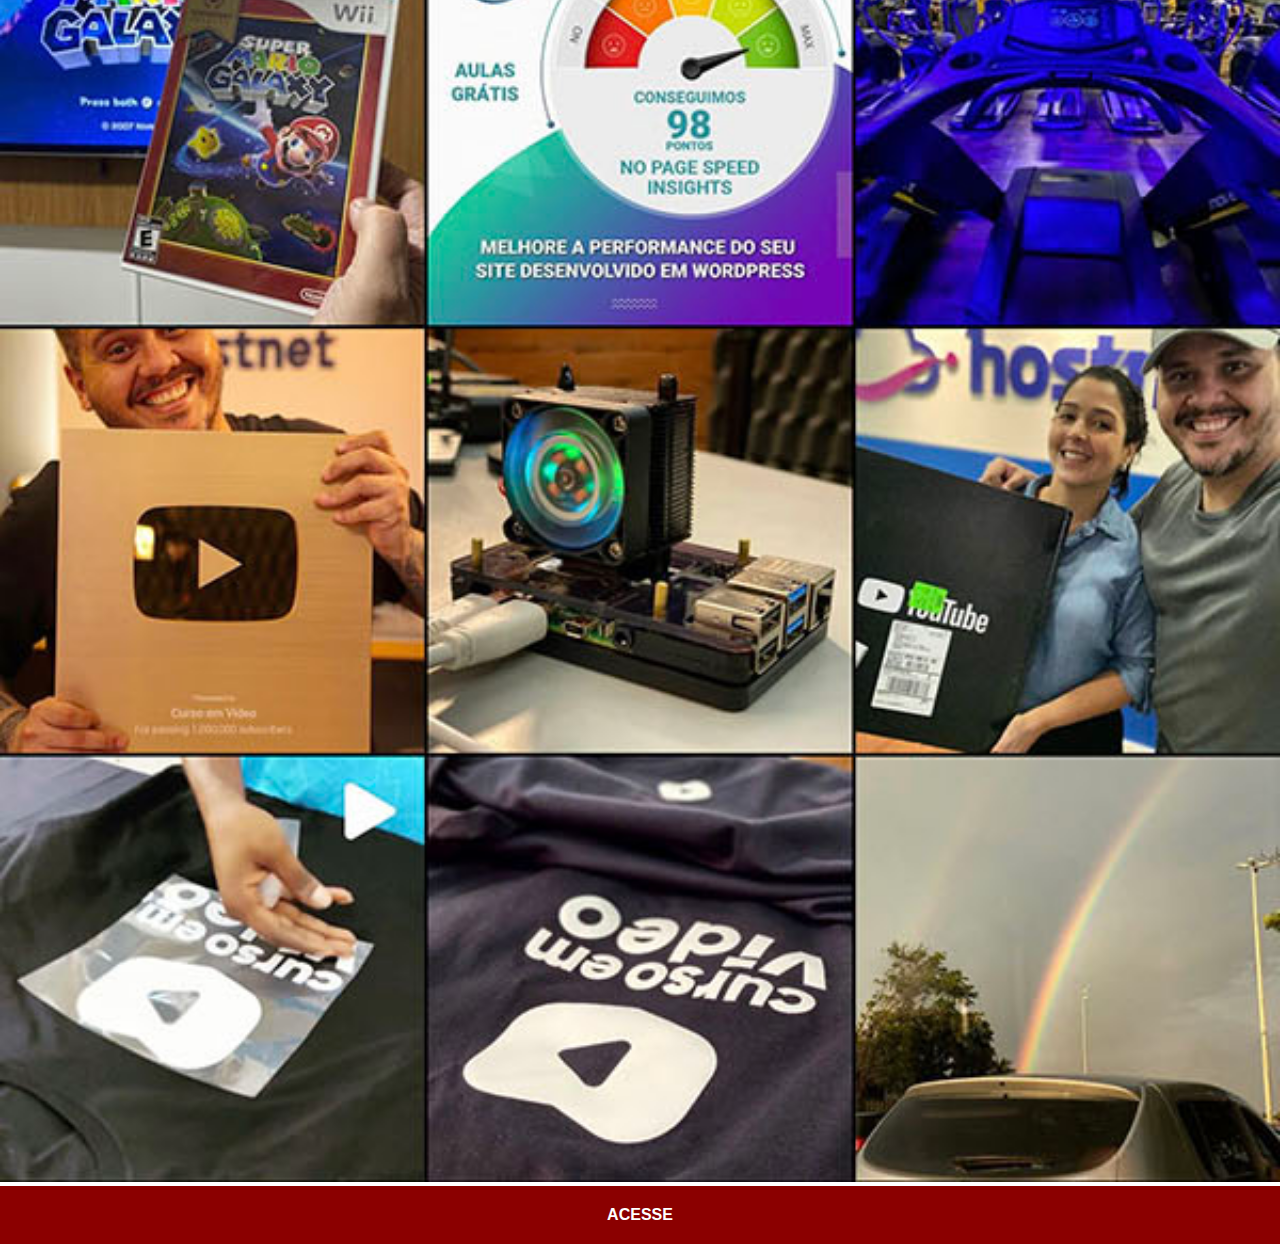
<file: insta.html>
<!DOCTYPE html>
<html lang="pt-br">
<head>
    <meta charset="UTF-8">
    <meta name="viewport" content="width=device-width, initial-scale=1.0">
    <link rel="stylesheet" href="estilos/social.css">
    <title>youtube</title>
</head>
<body>
    <img src="imagens/tela-instagram.jpg" alt="">
    <a href="https://www.instagram.com/" target="_blank">ACESSE</a>
</body>
</html>
</file>
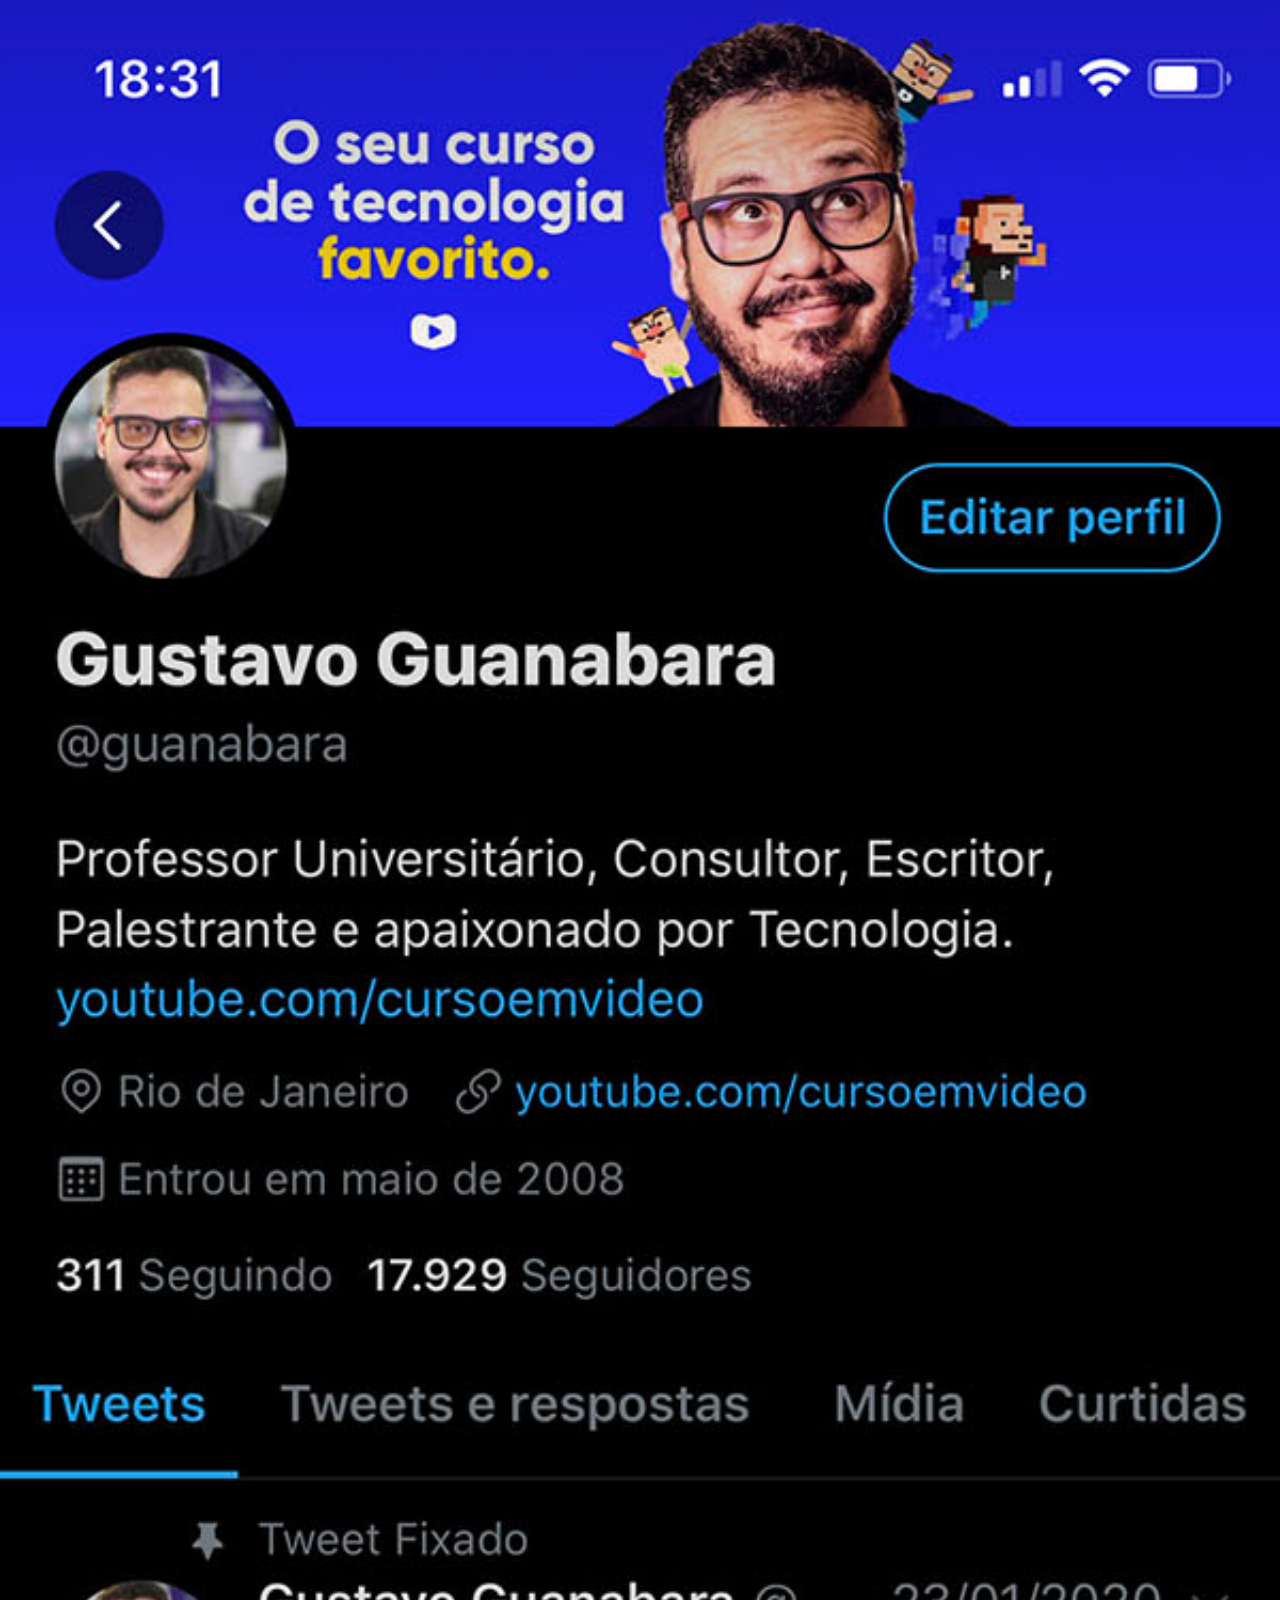
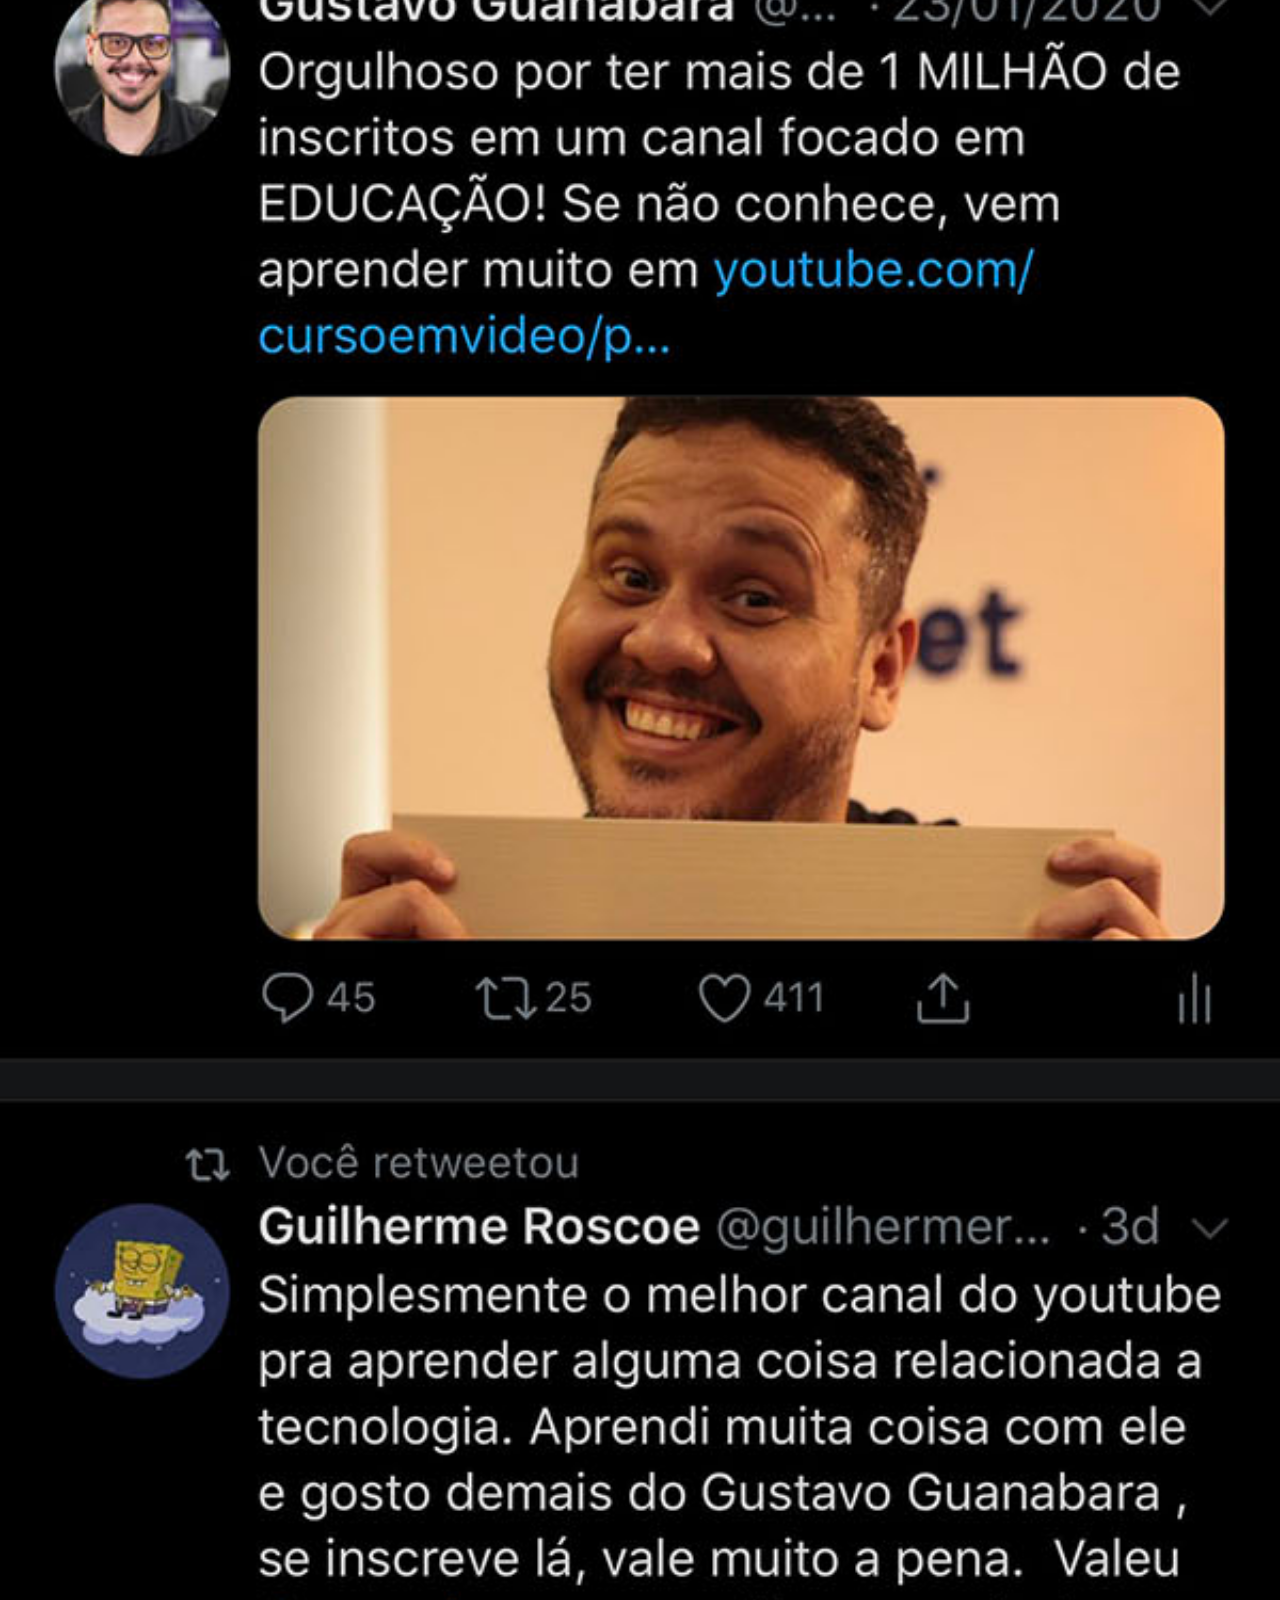
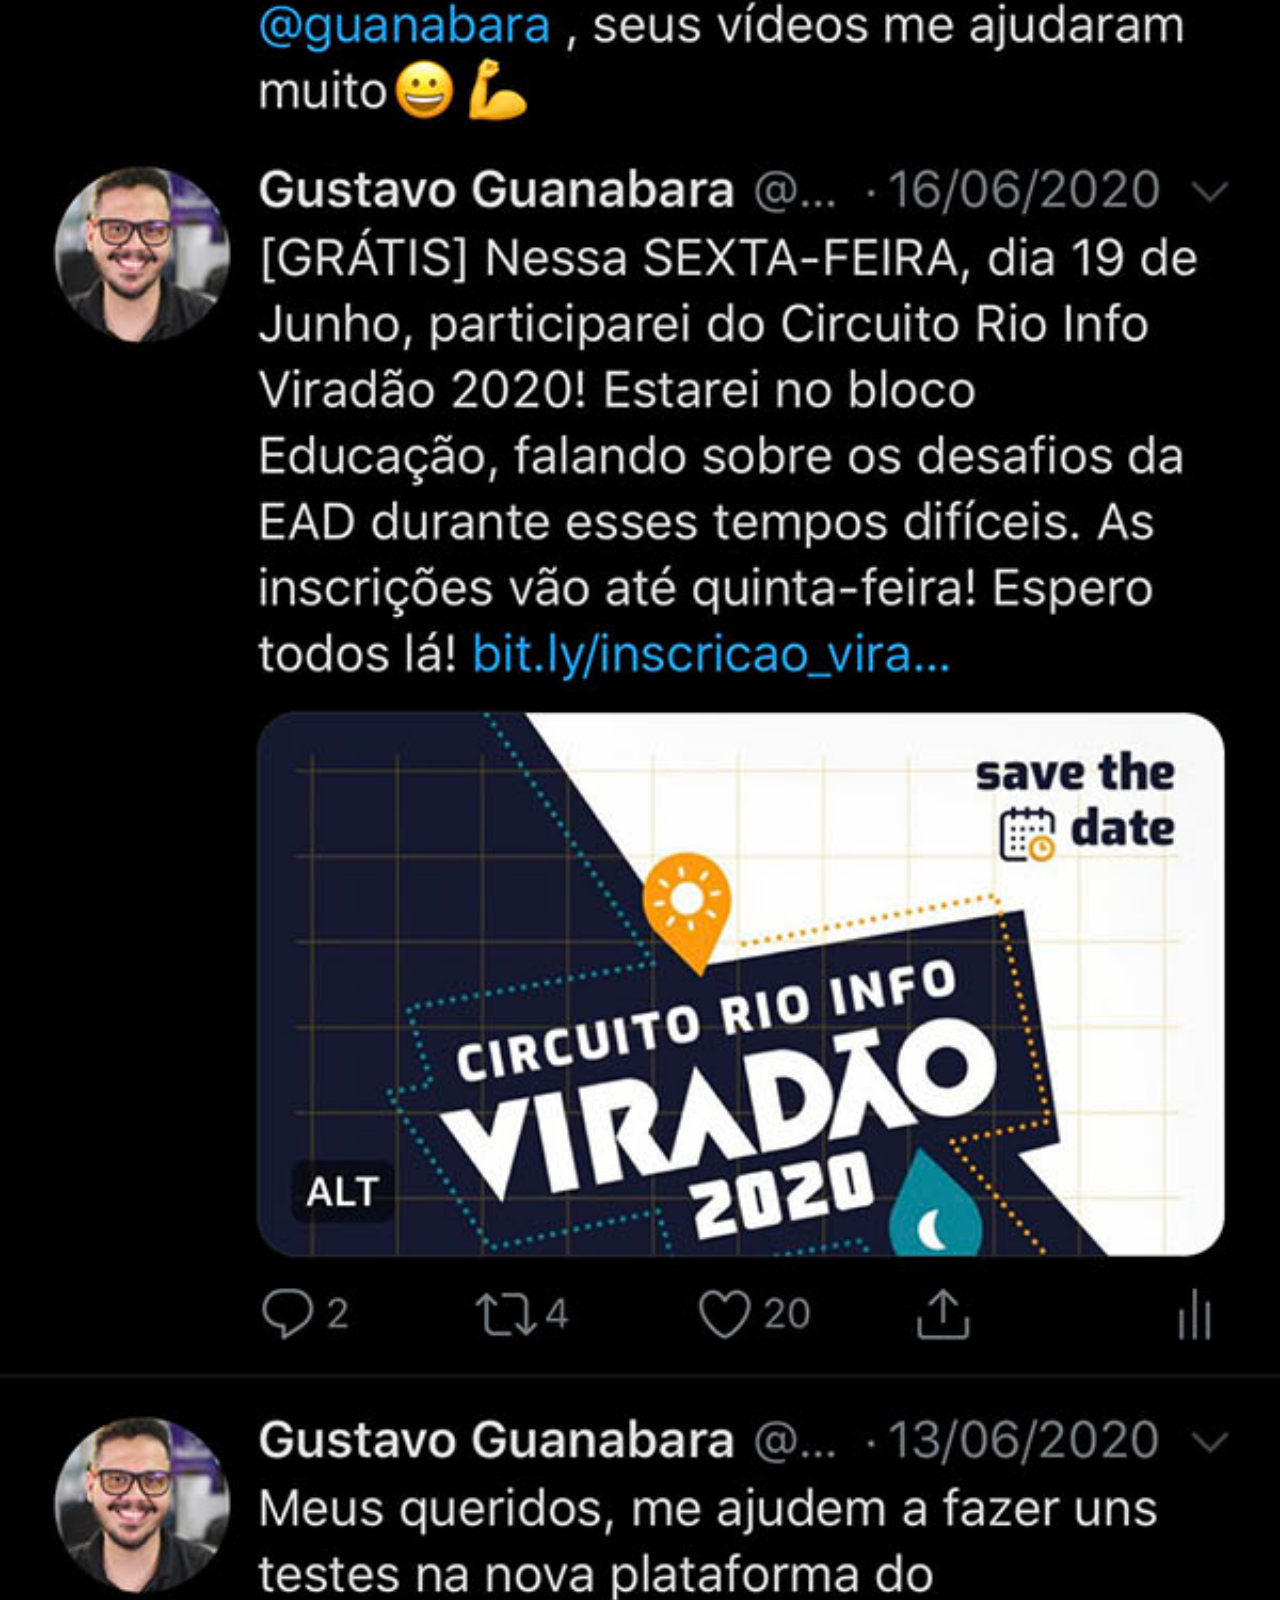
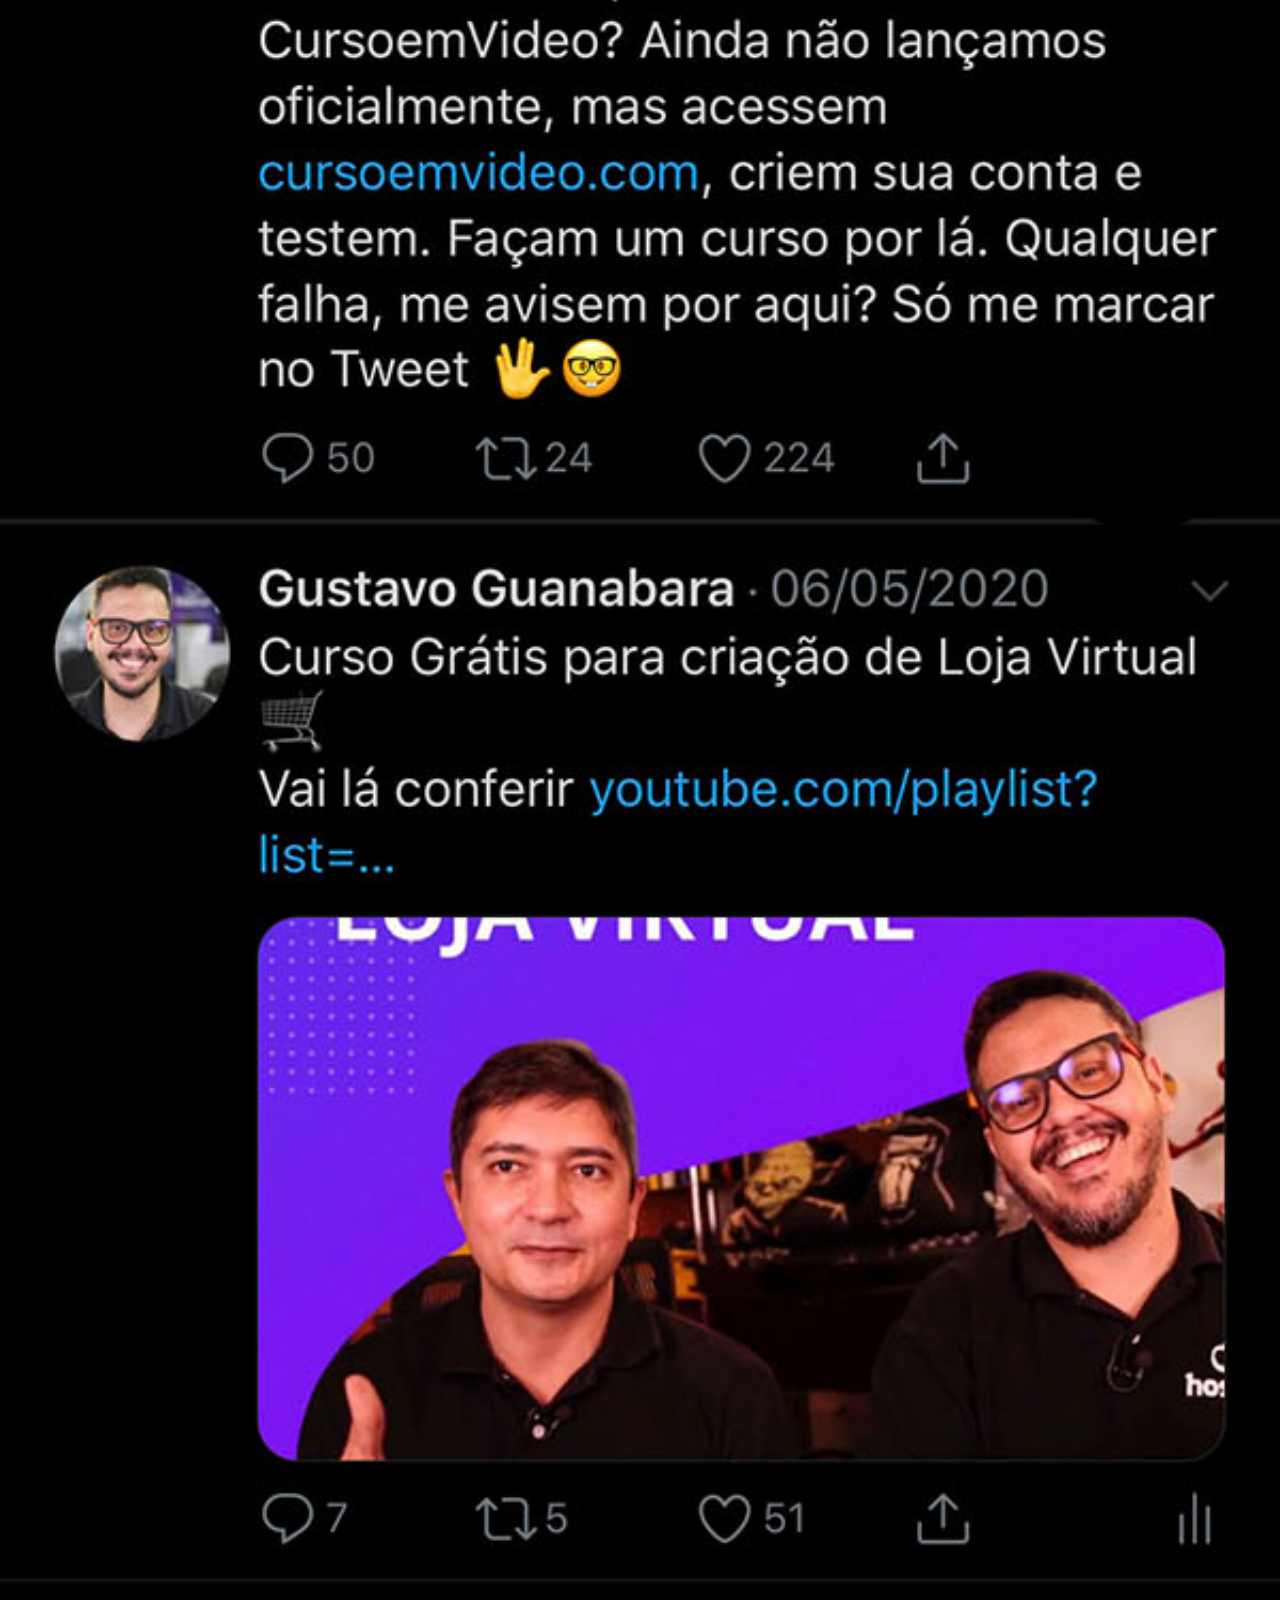
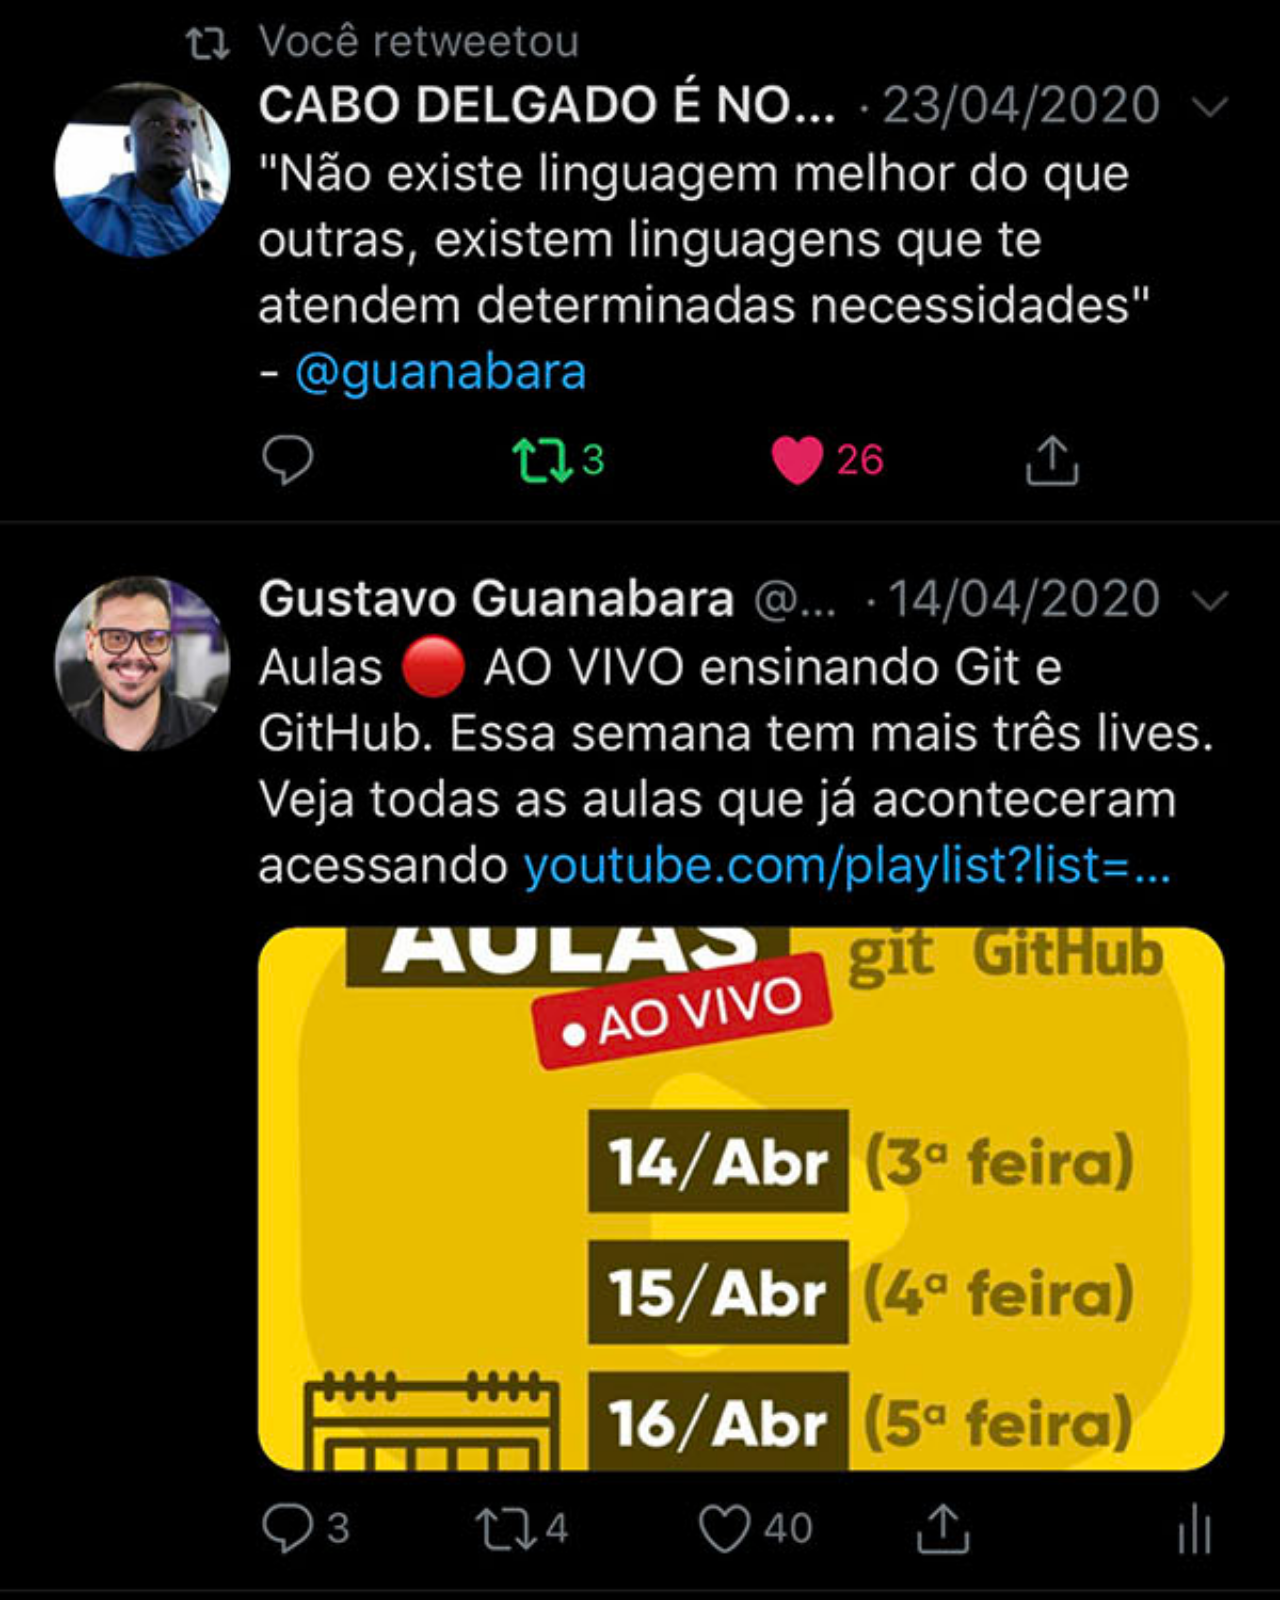
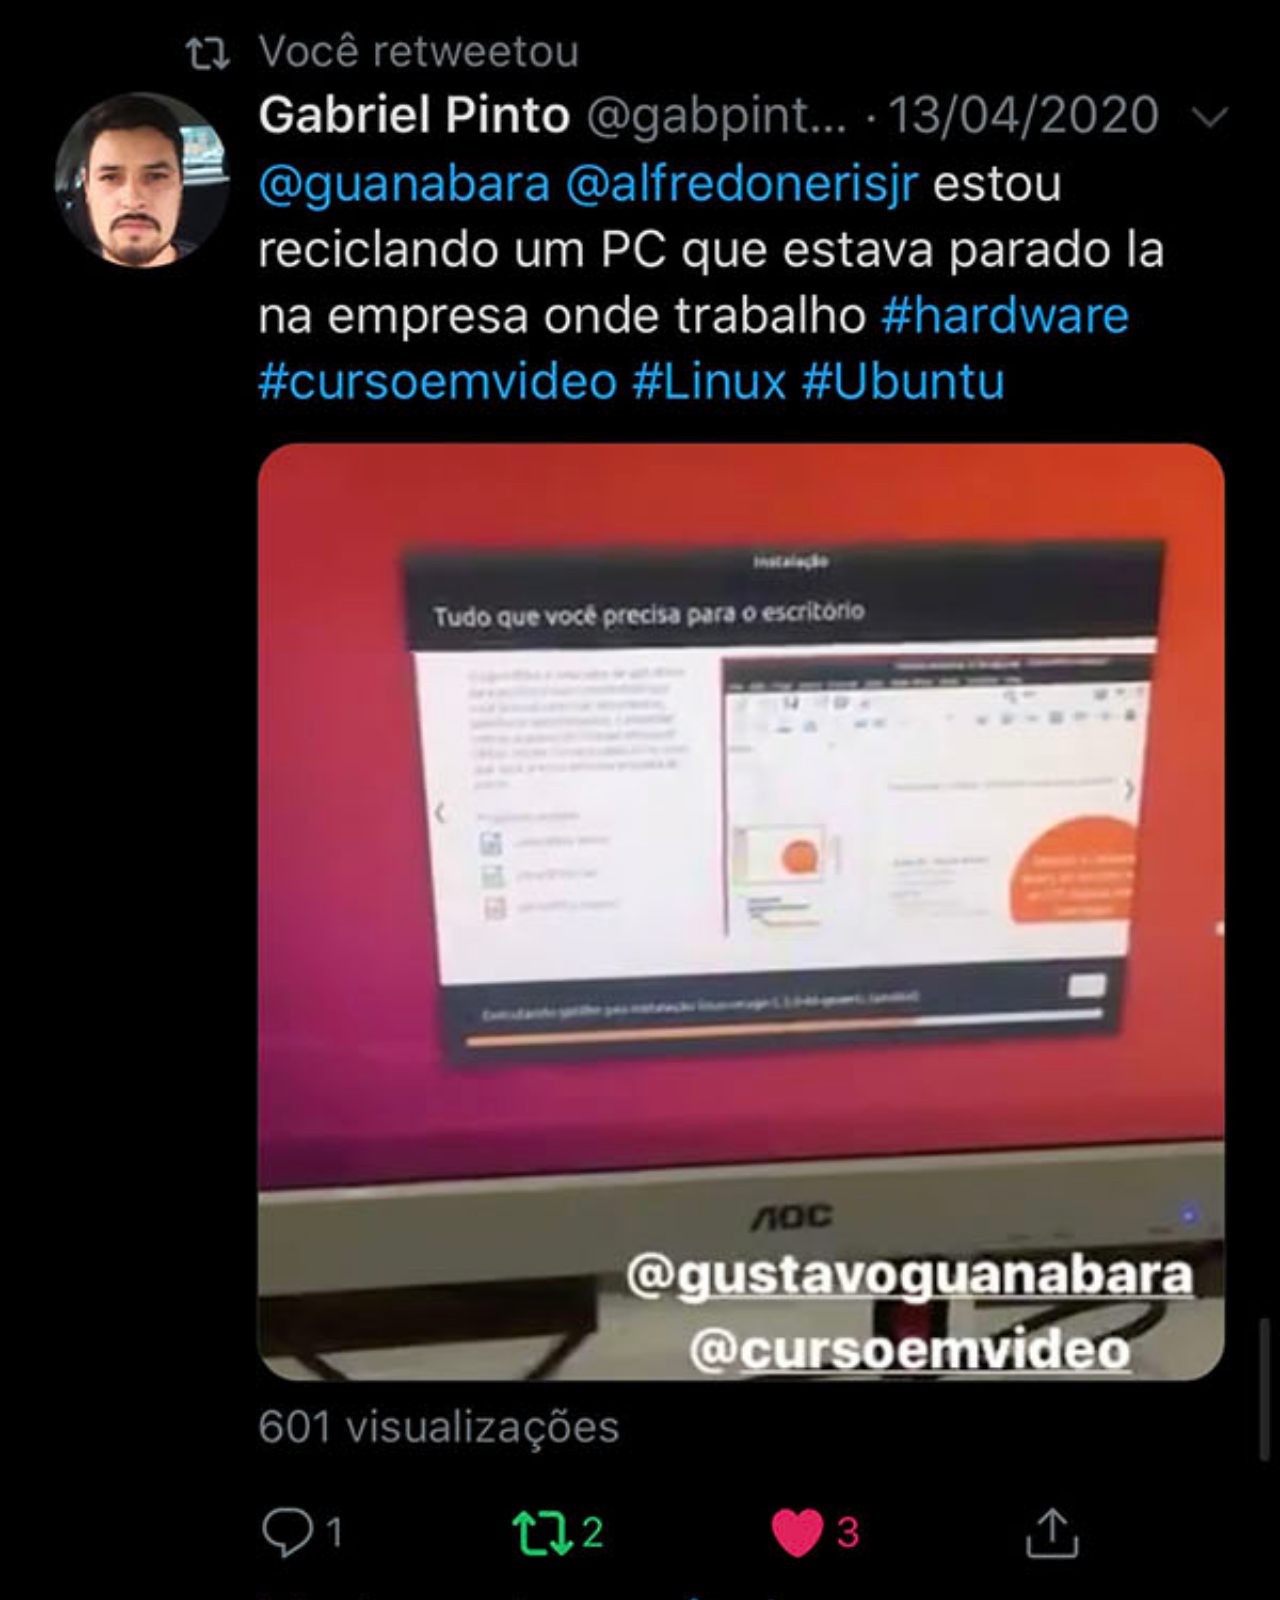
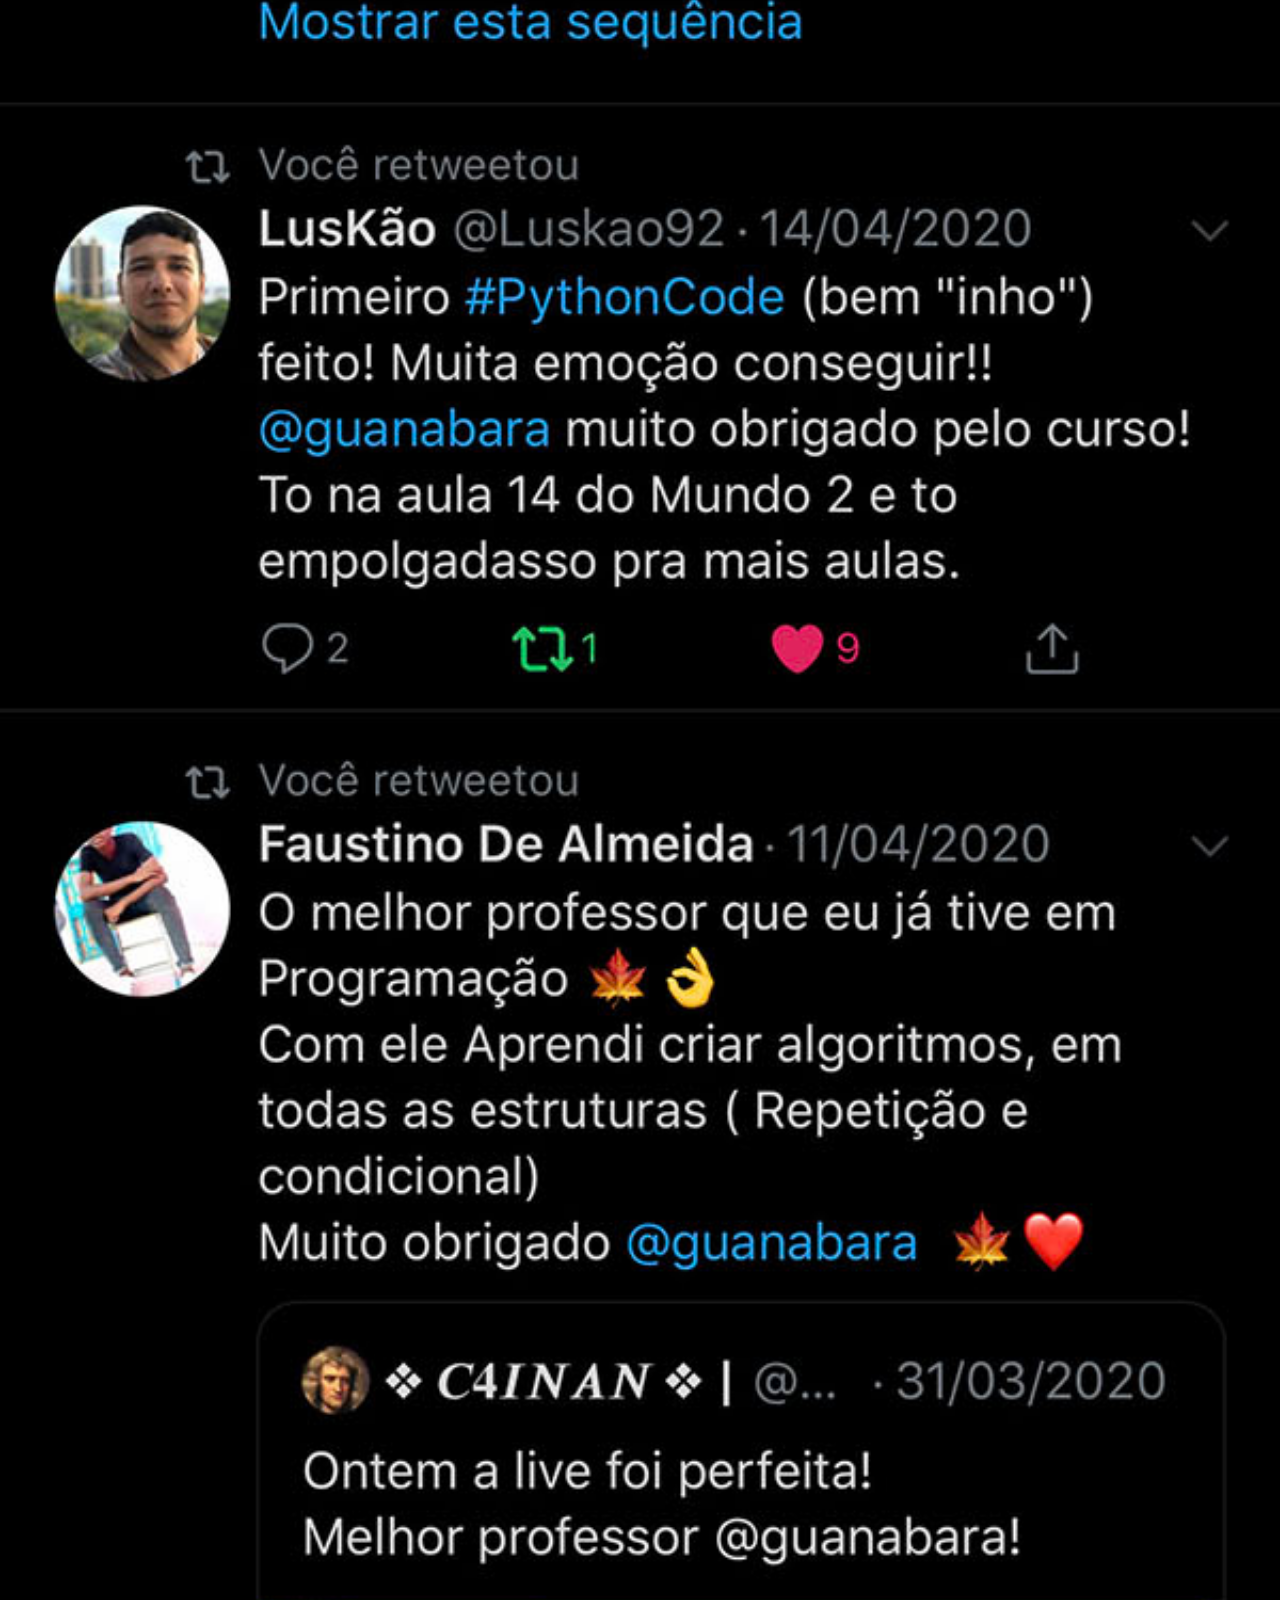
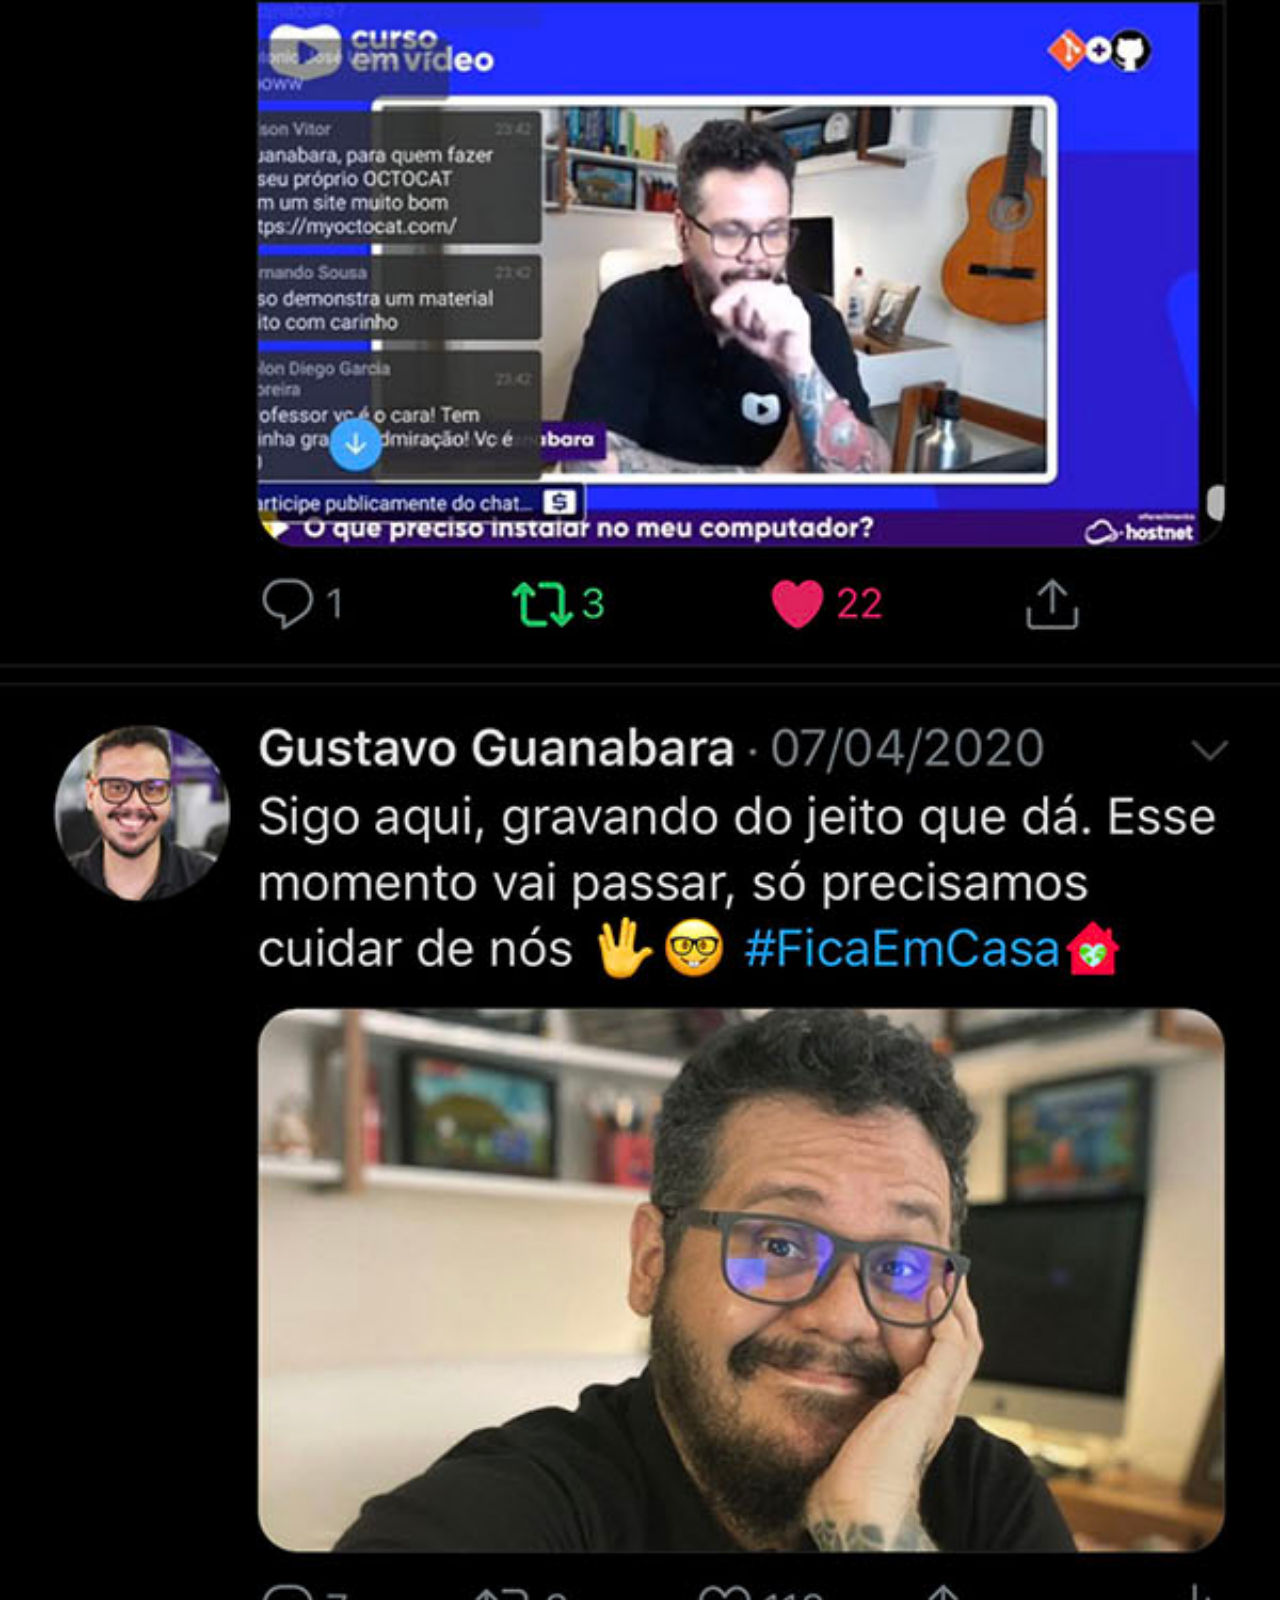
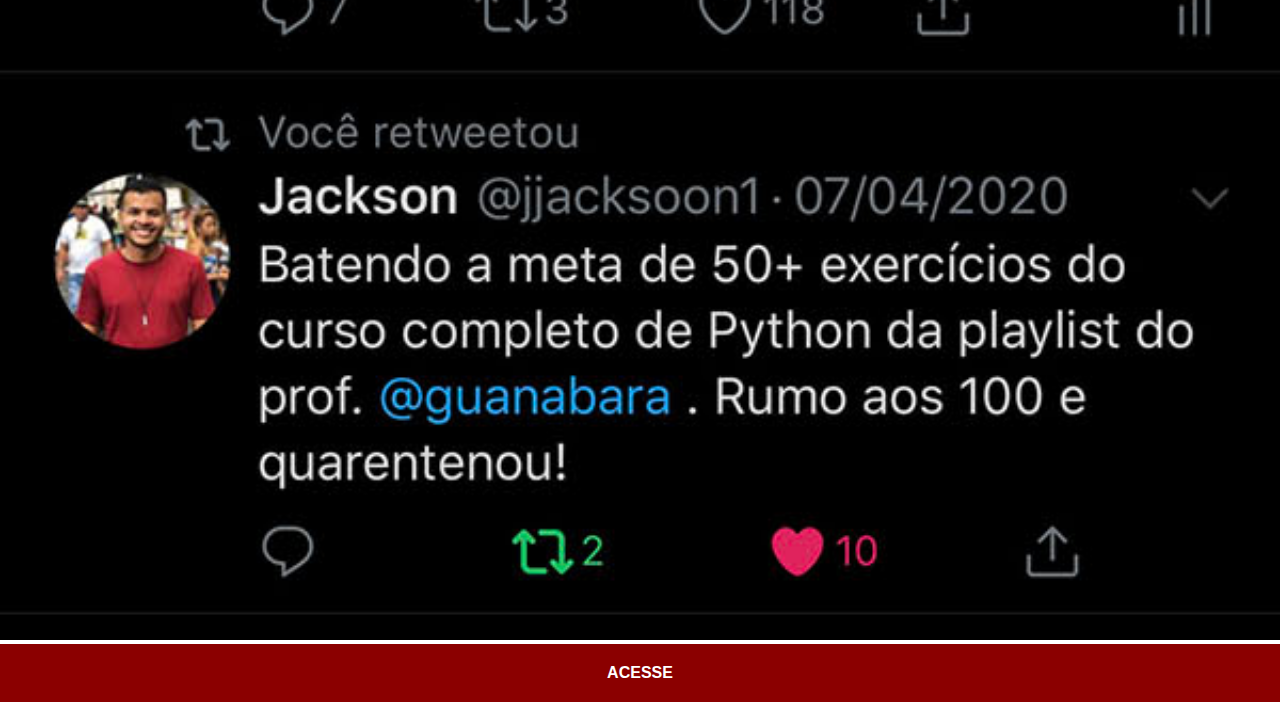
<file: tt.html>
<!DOCTYPE html>
<html lang="pt-br">
<head>
    <meta charset="UTF-8">
    <meta name="viewport" content="width=device-width, initial-scale=1.0">
    <link rel="stylesheet" href="estilos/social.css">
    <title>youtube</title>
</head>
<body>
    <img src="imagens/tela-twitter.jpg" alt="">
    <a href="https://twitter.com/" target="_blank">ACESSE</a>
</body>
</html>
</file>
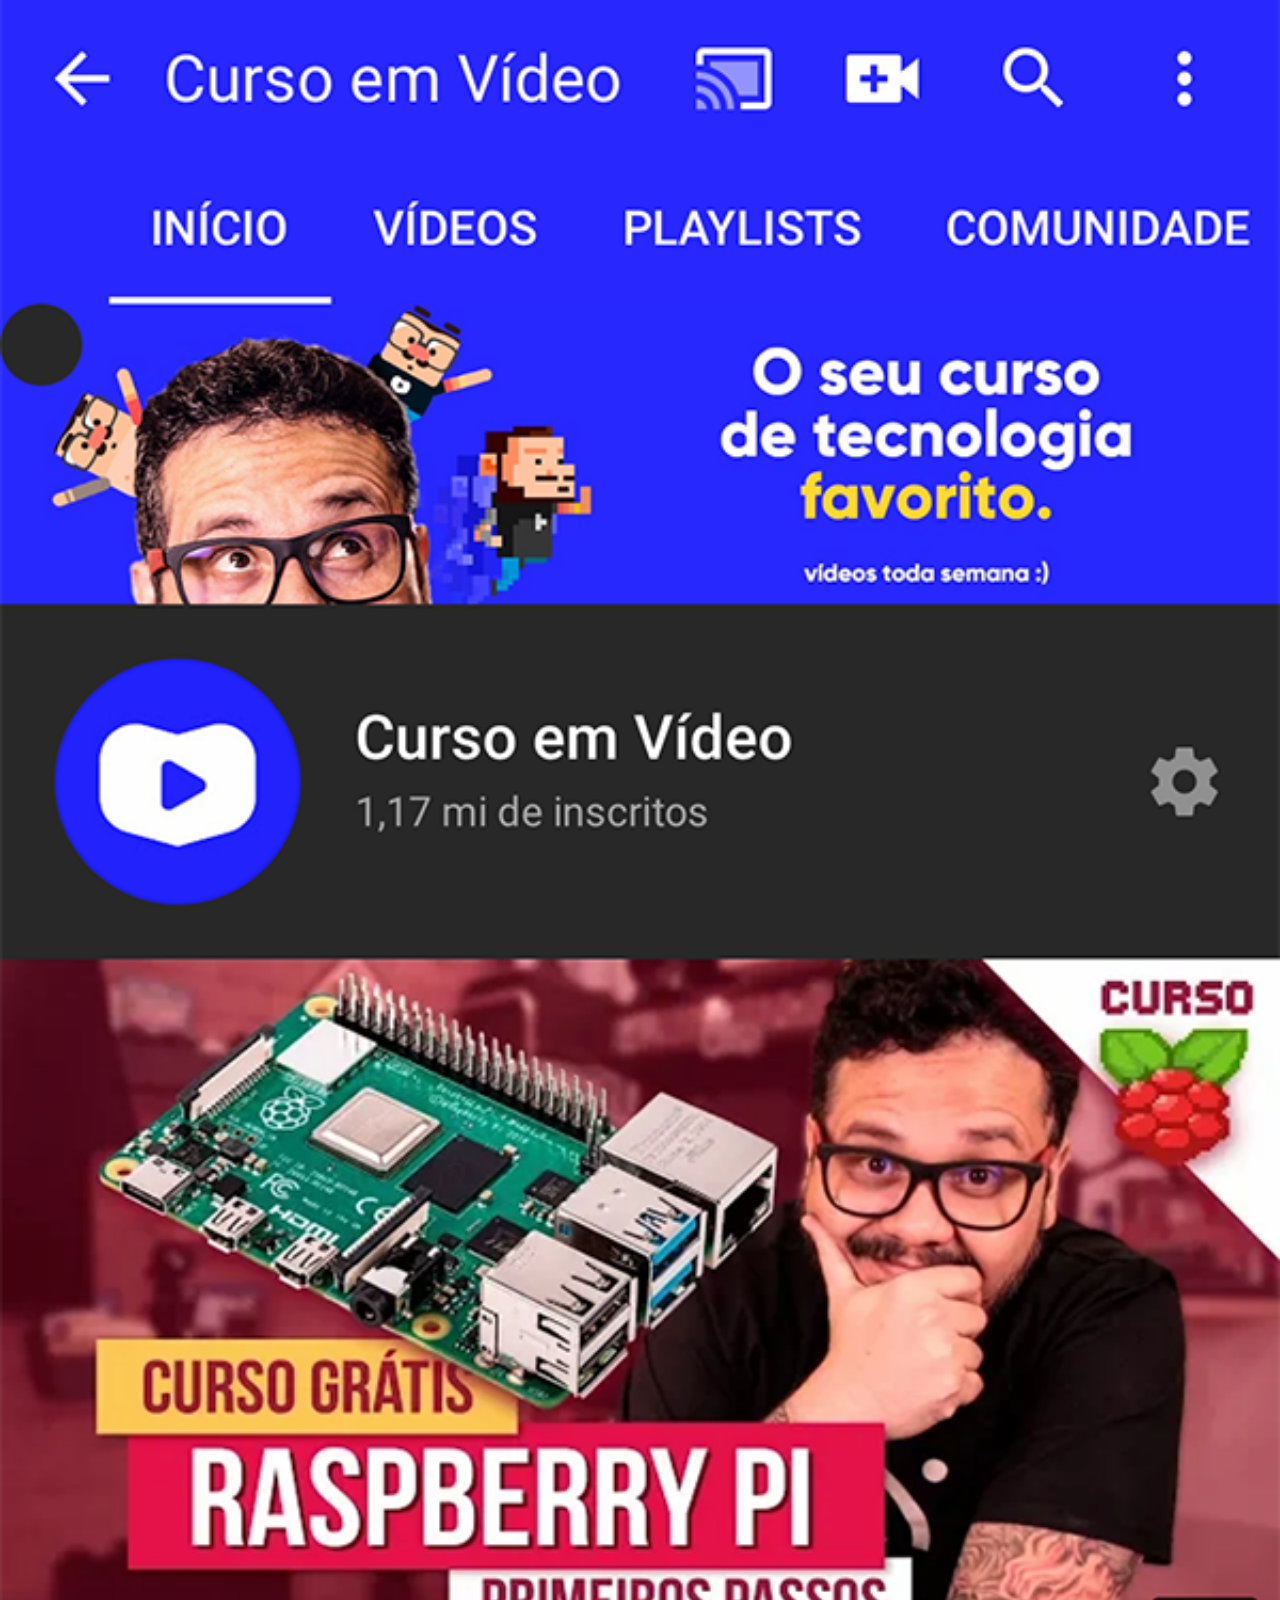
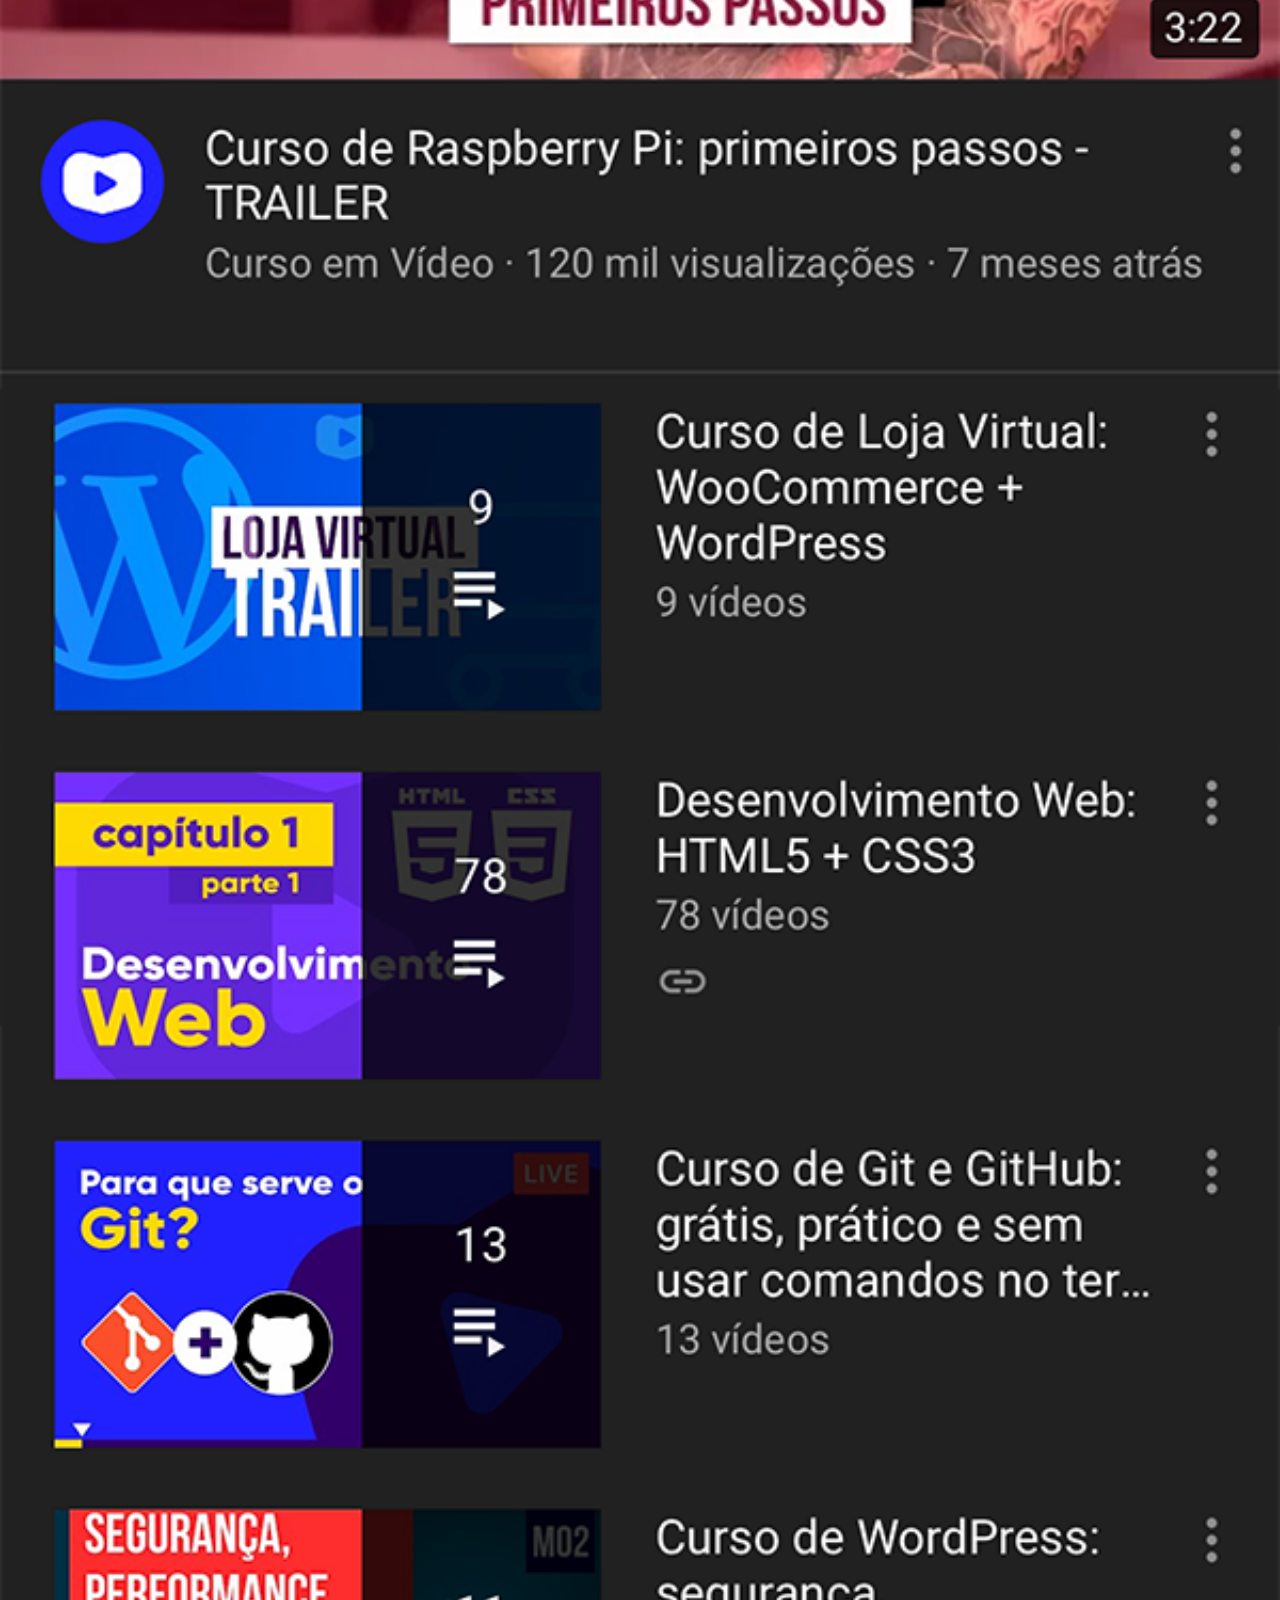
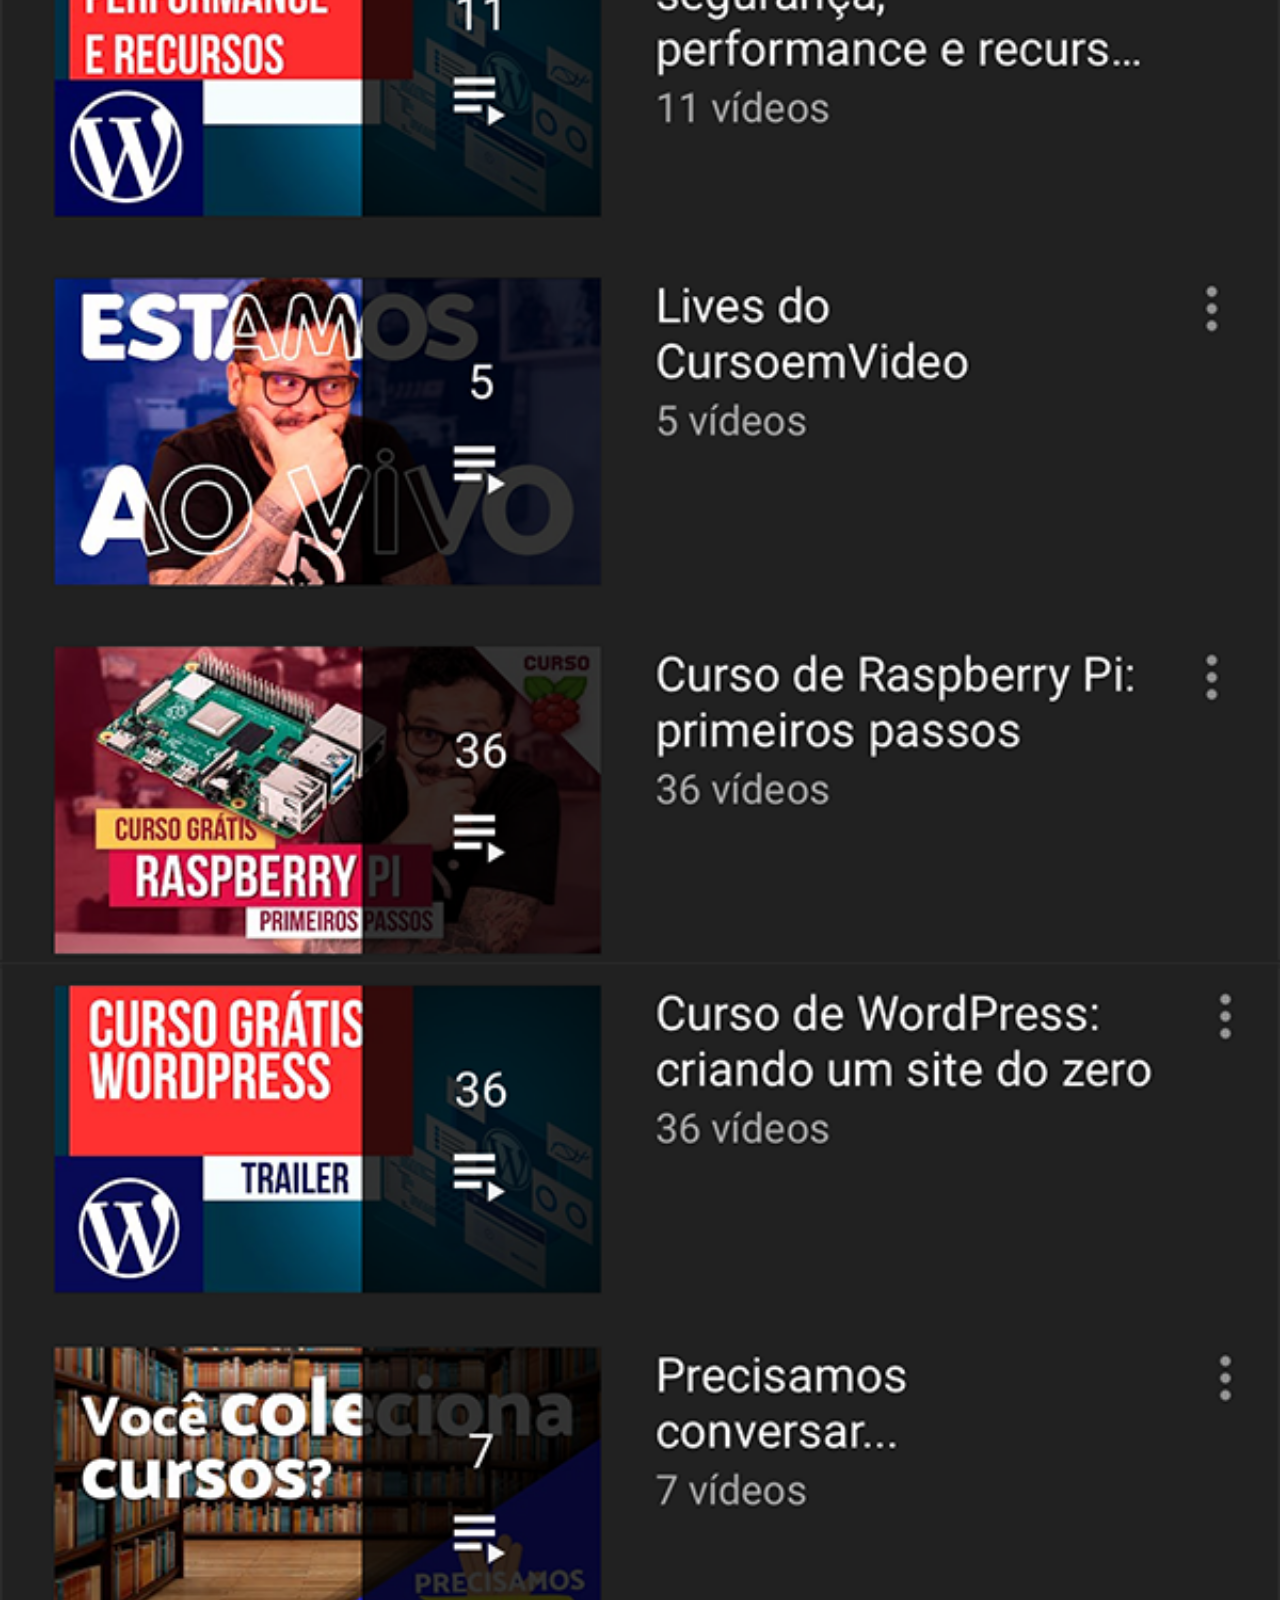
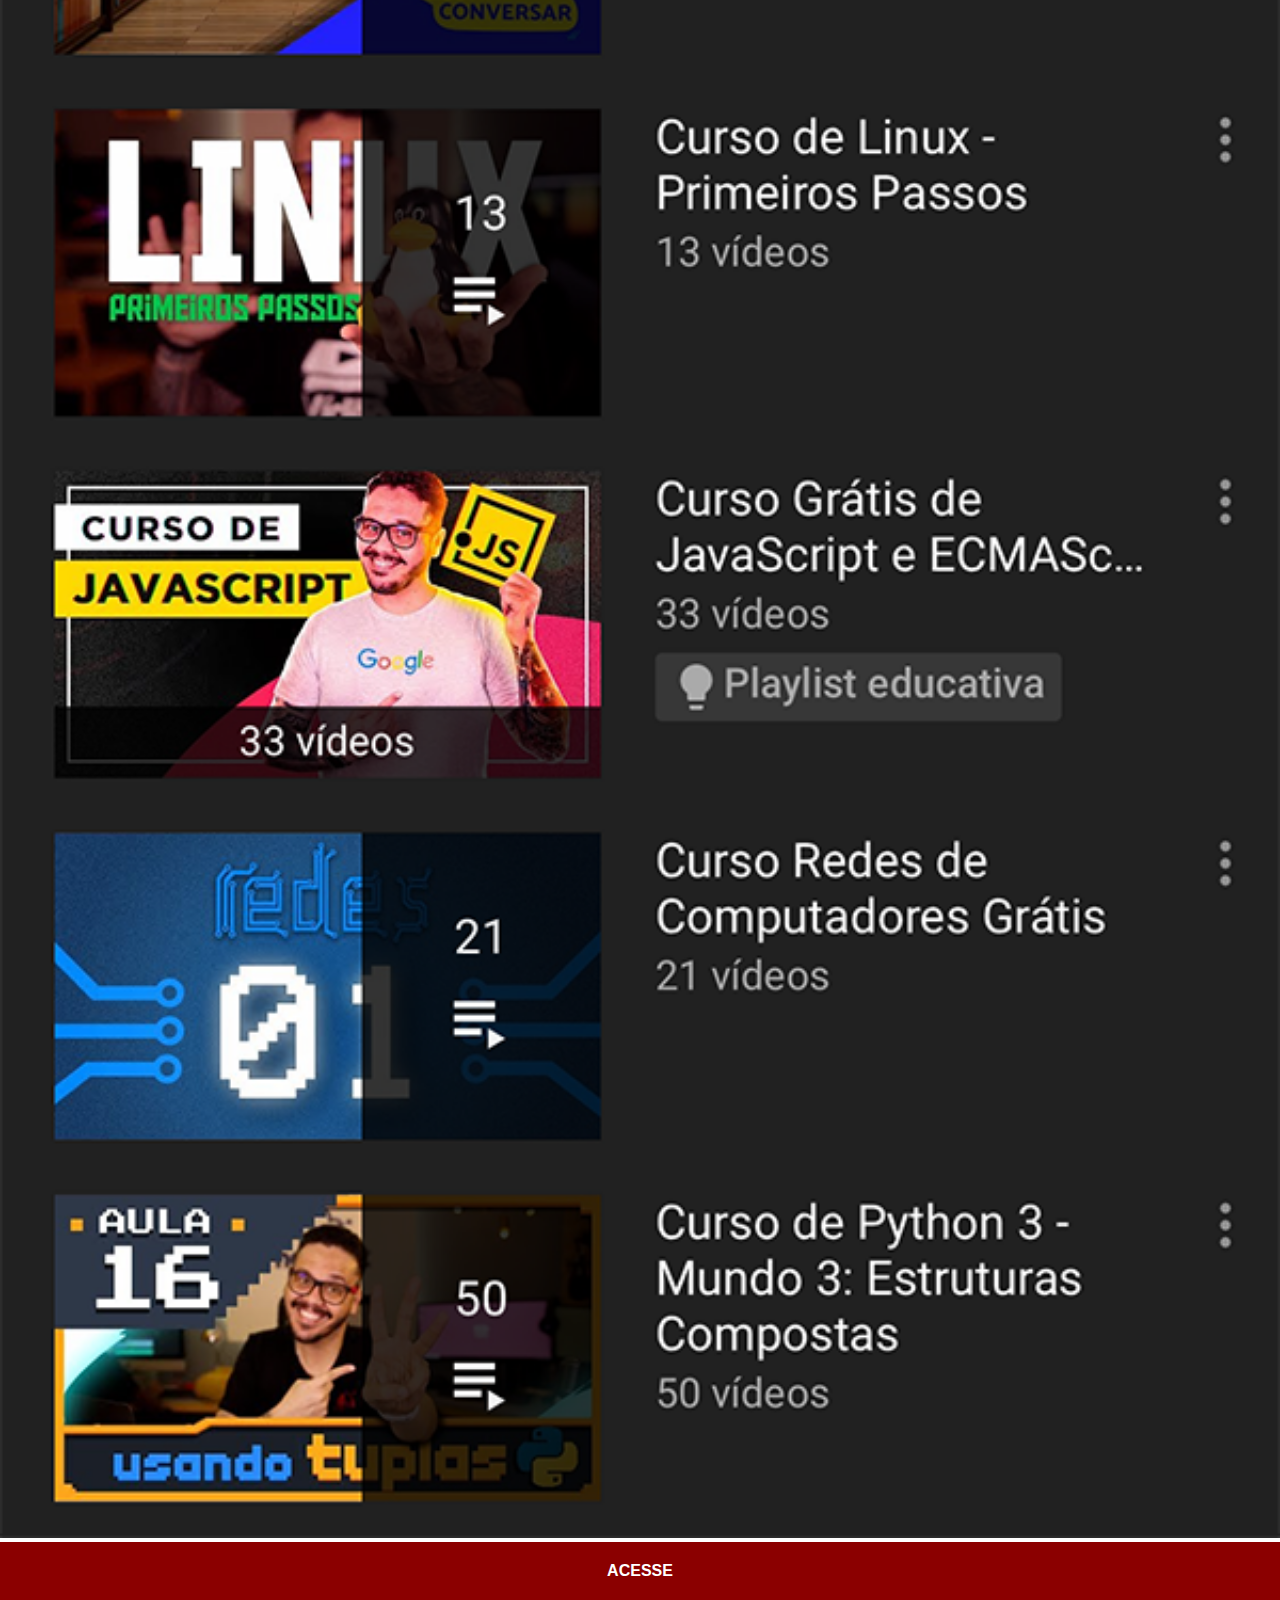
<file: youtube.html>
<!DOCTYPE html>
<html lang="pt-br">
<head>
    <meta charset="UTF-8">
    <meta name="viewport" content="width=device-width, initial-scale=1.0">
    <link rel="stylesheet" href="estilos/social.css">
    <title>youtube</title>
</head>
<body>
    <img src="imagens/tela-youtube.png" alt="">
    <a href="https://www.youtube.com/" target="_blank">ACESSE</a>
</body>
</html>
</file>
<file: estilos/styles.css>
@charset "UTF-8";

*{
    margin: 0px;
    padding: 0px;
    font-family: Arial, Helvetica, sans-serif;
}

html, body{
    height: 100vh;
    width: 100vw;
    background-color: black;

}
body{
    background: url(../imagens/fundo-madeira.jpg)no-repeat top center;
    background-size: cover;
    background-attachment: fixed;
}

main {
    height: 100vh;
    position: relative;
    
}

section#telefone{
    position: absolute;
    top: 50%;
    left: 50%;
    transform: translate(-50%, -50%);
    height: 627px;
    width: 311px;
    background: url(../imagens/frame-iphone.png) no-repeat;


}

iframe#tela{
    position: relative;
    top: 80px;
    left: 22px;
    height: 471px;
    width: 269px;
}

section#redes-sociais img{
    width: 50px;
    margin: 10px;
    border-radius: 50%;
    box-shadow: 2px 2px 5px rgba(0, 0, 0, 0.326);
    box-sizing: border-box;
}
section#redes-sociais {
    text-align: right;
}
section#redes-sociais img:hover{
    border: 2px solid rgba(255, 255, 255, 0.474);
    transform: translate(-3px, -3px);
    box-shadow: 5px 5px 10px rgba(0, 0, 0, 0.326);
    transition: transform 0.5s border 1s;
}
</file>
<file: estilos/social.css>
@charset "UTF-8";
::-webkit-scrollbar{
    width: 0px;
    height: 0px;
}
*{
    margin: 0px;
    padding: 0px;
    font-family: Arial, Helvetica, sans-serif;
}
img{
    width: 100vw;
    
}
a{
    display: block;
    background-color: darkred;
    color: white;
    padding: 20px;
    text-align: center;
    font-weight: bolder;
    text-decoration: none;
}
a:hover{
    background-color: red;
}
</file>
